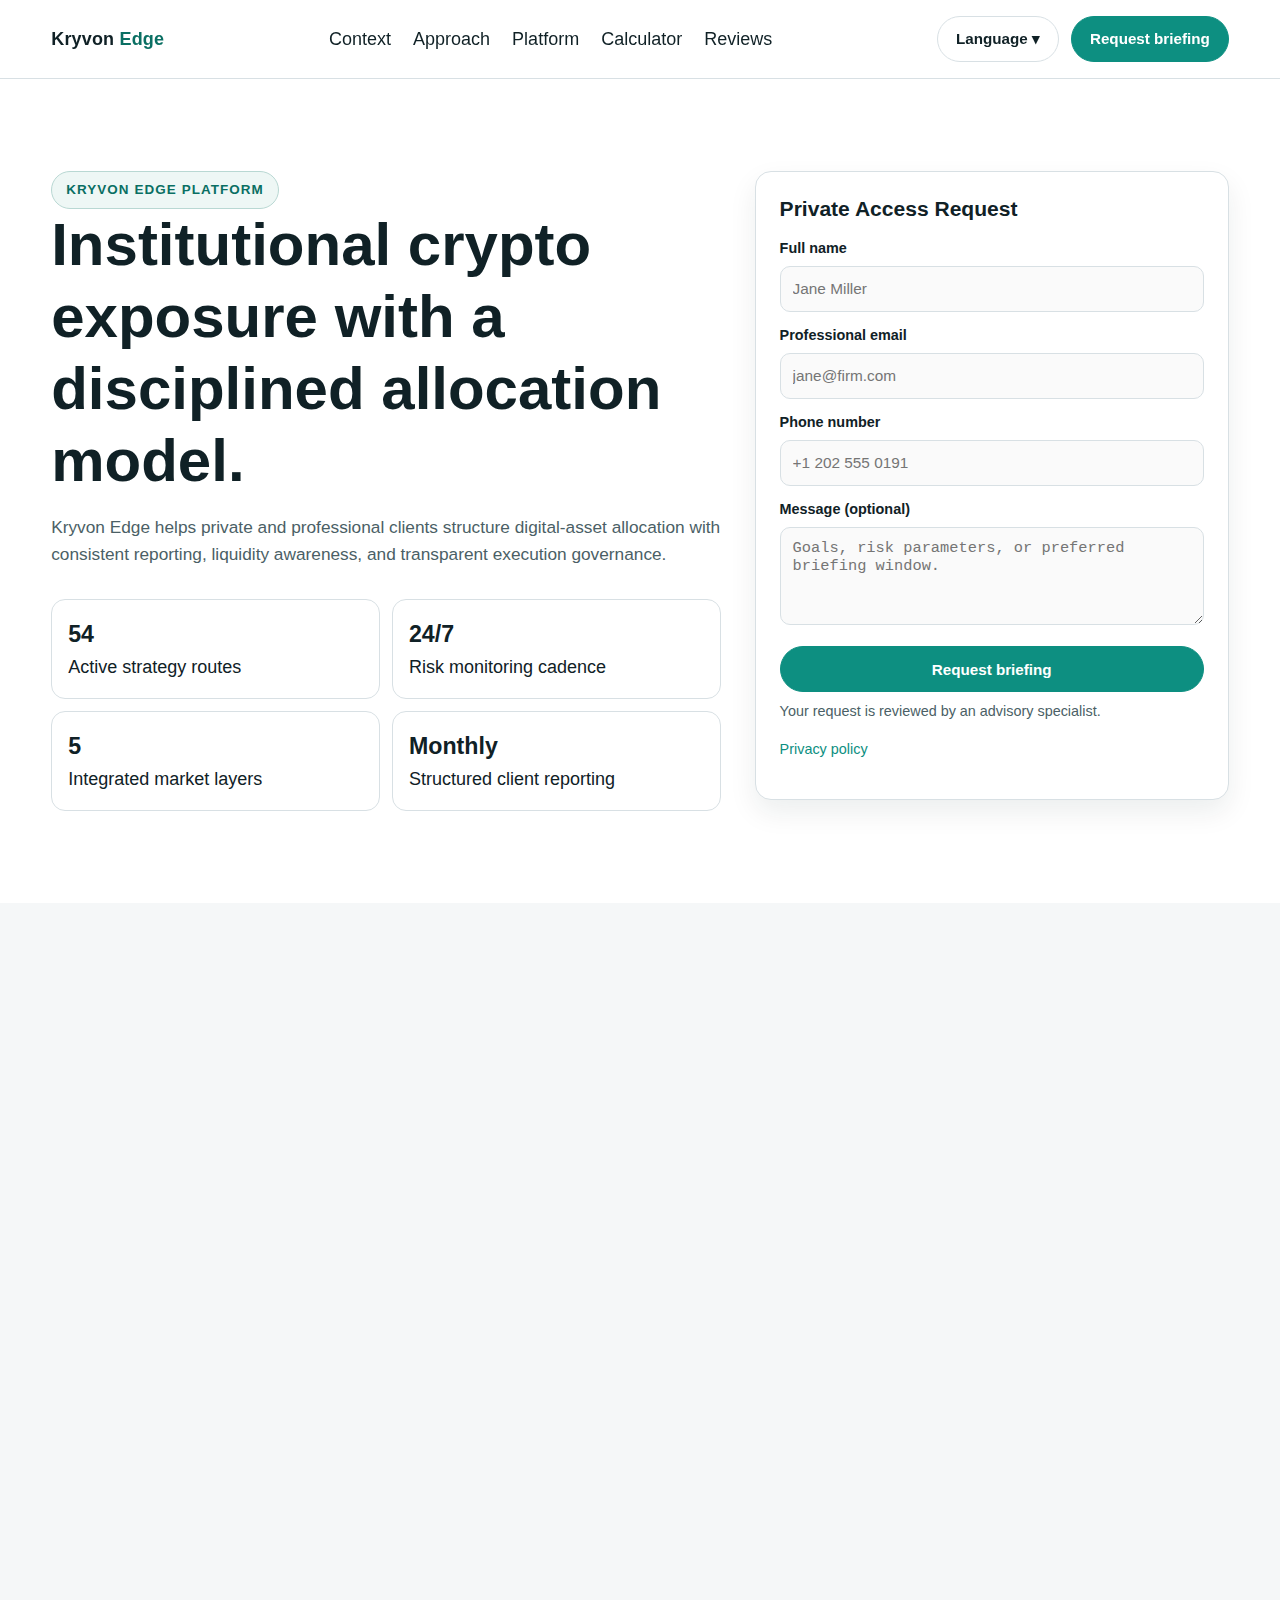
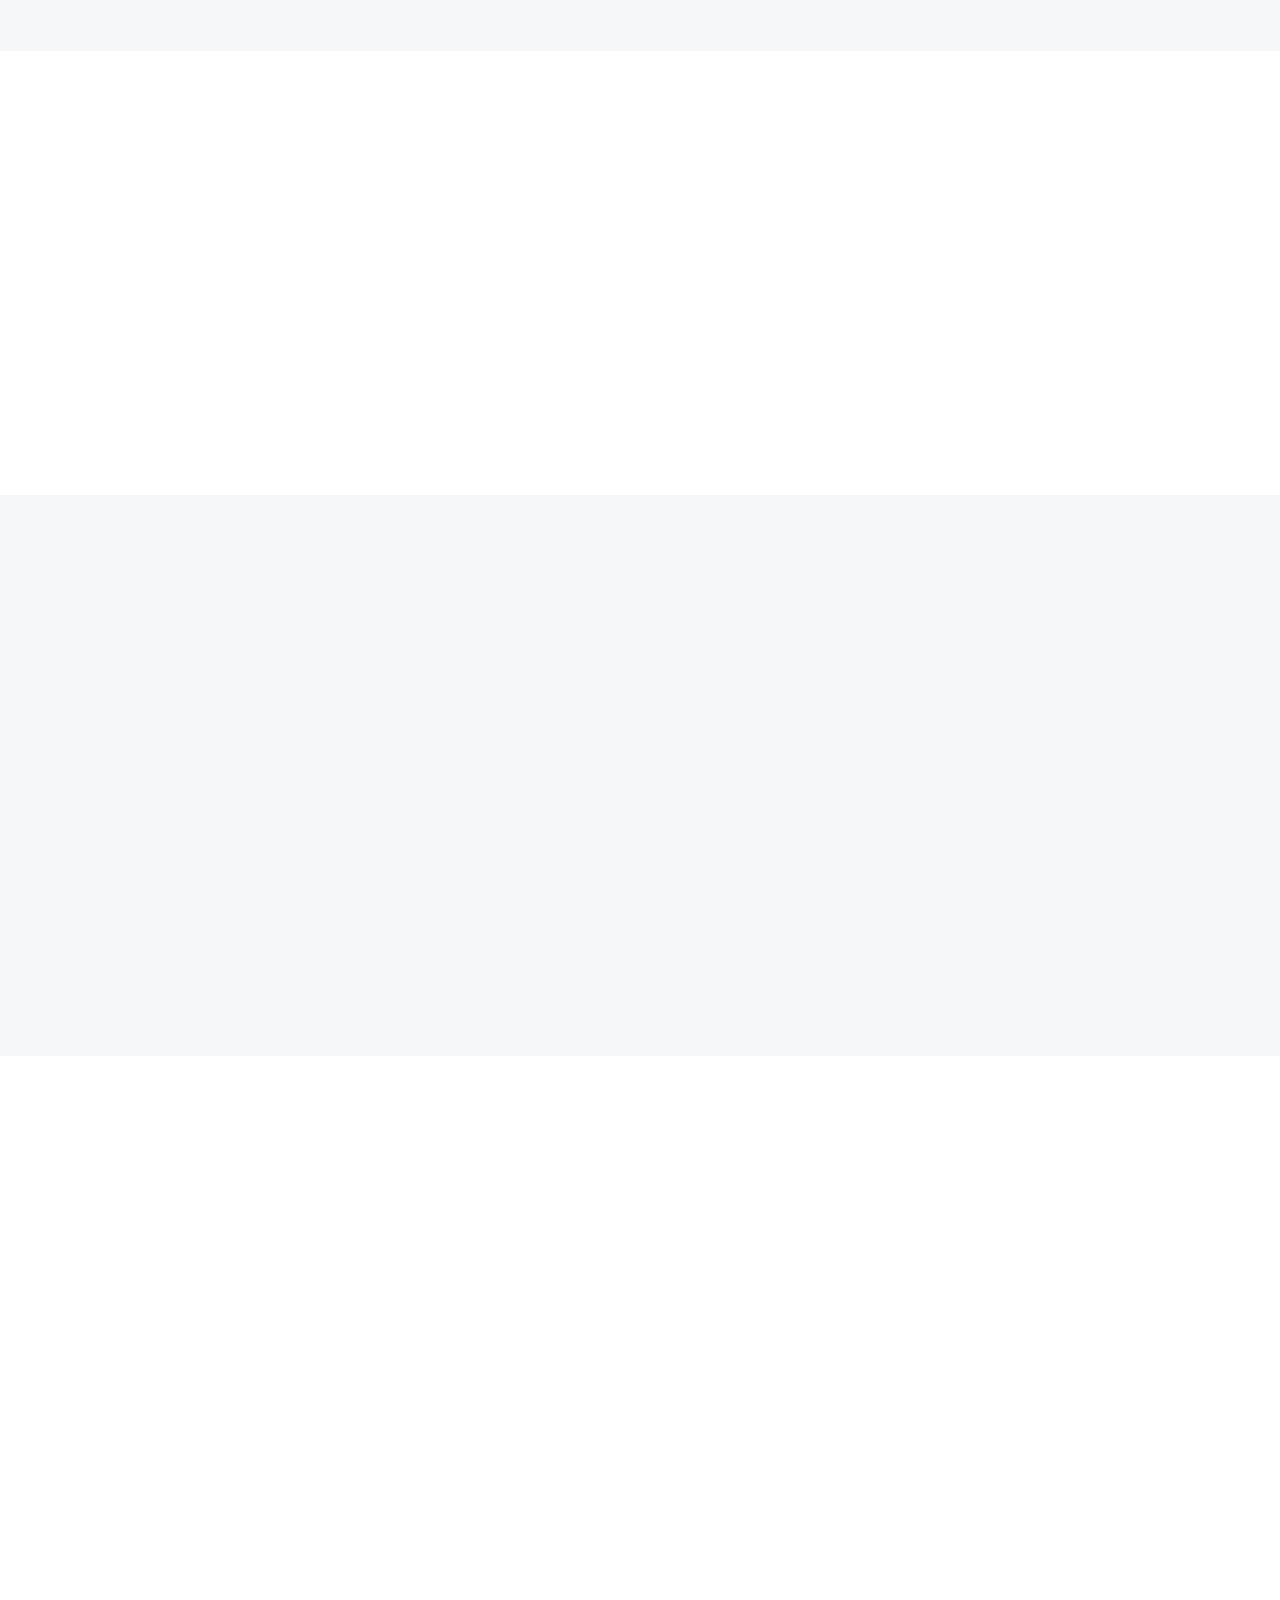
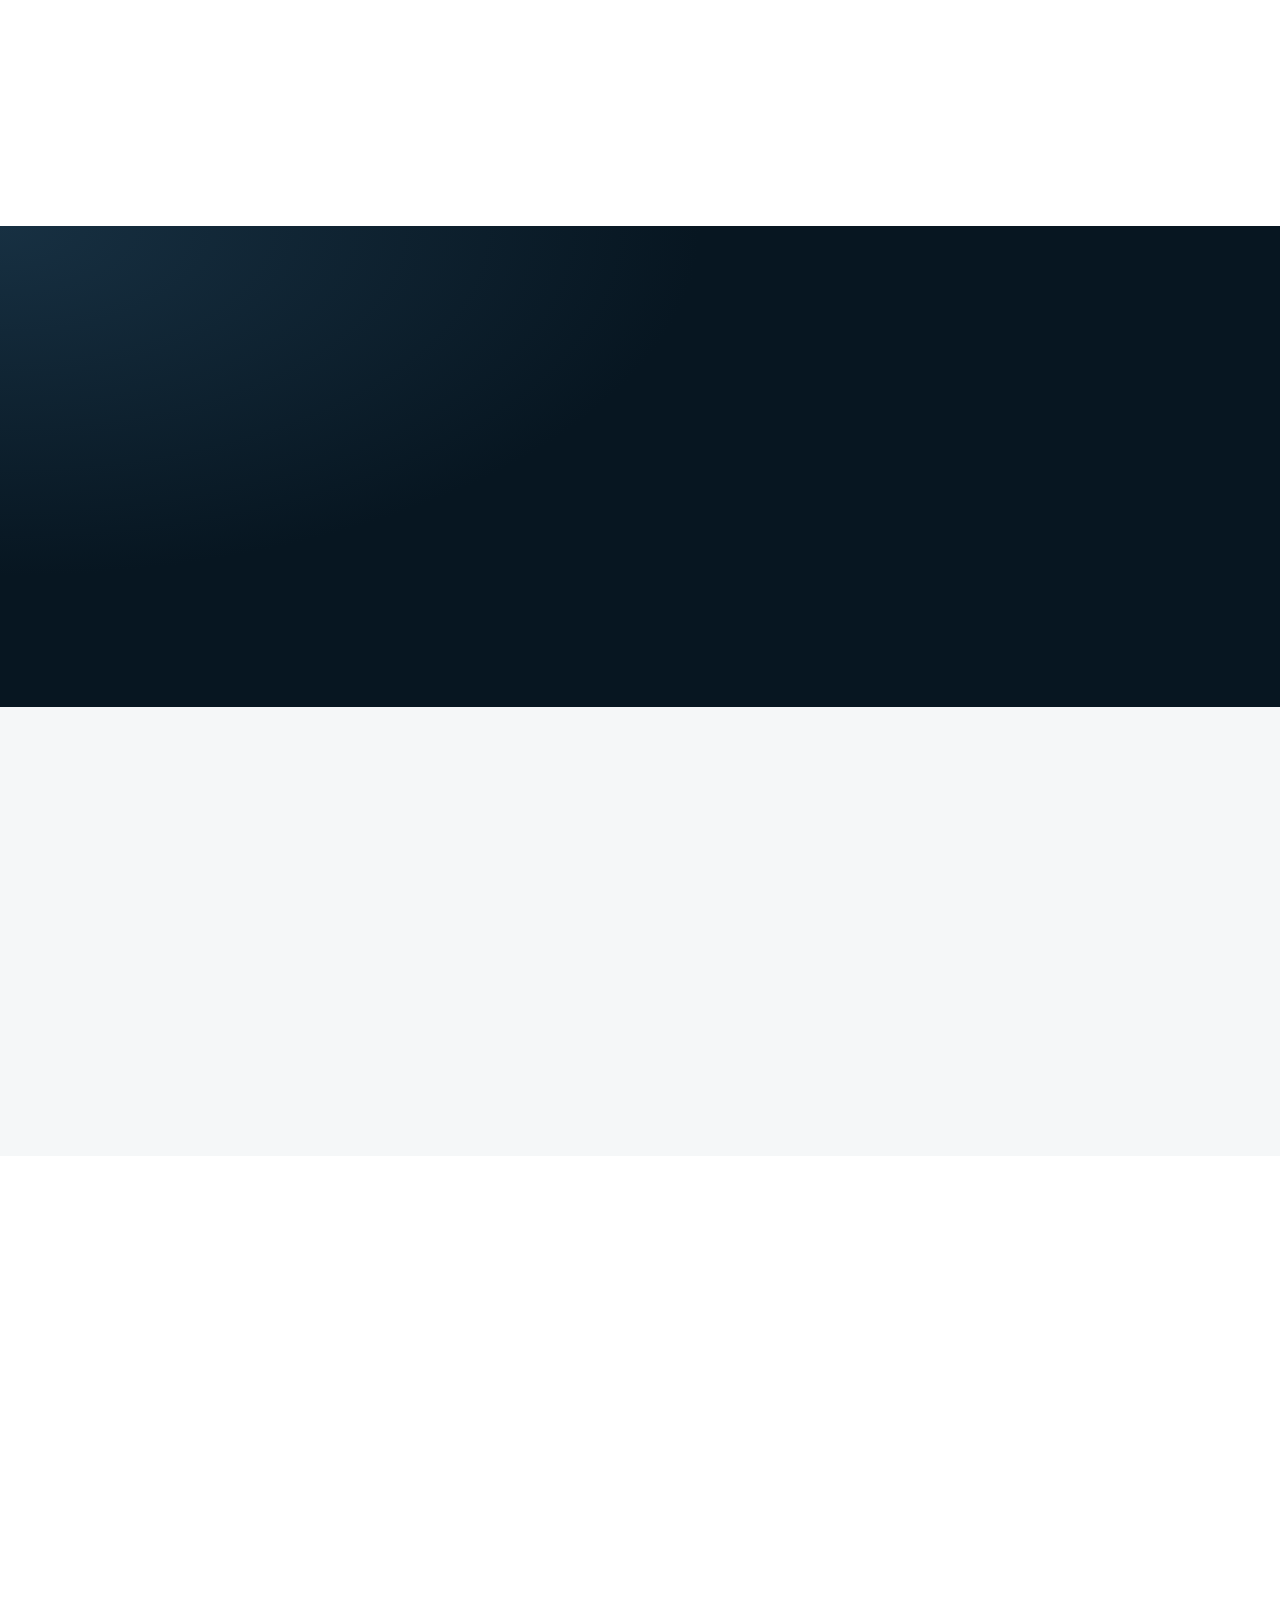
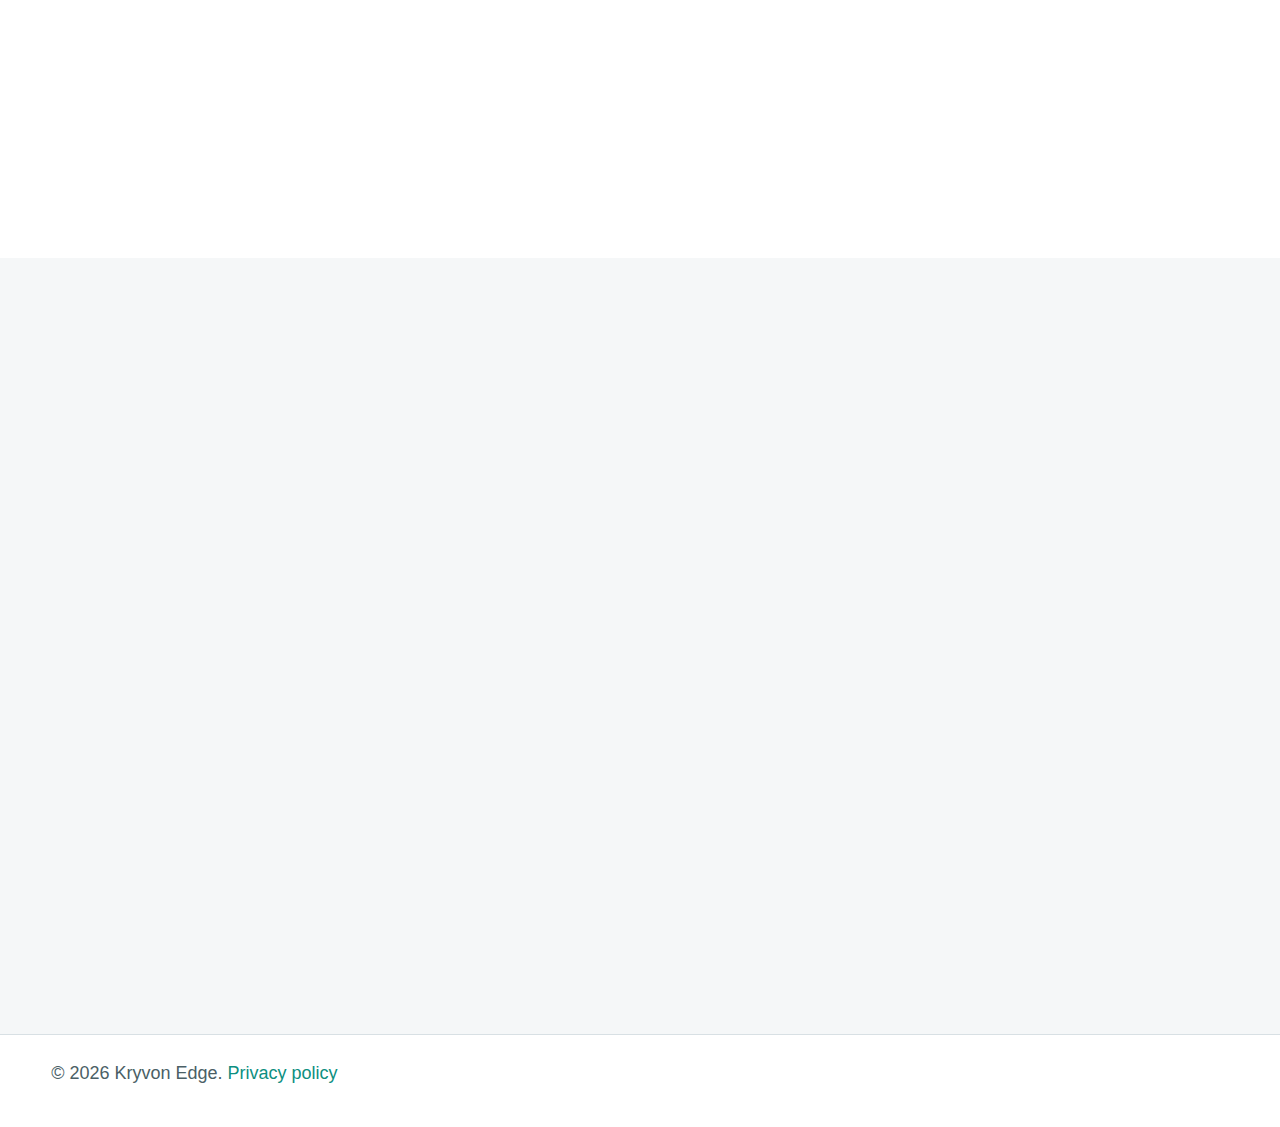
<file: index.html>
<!doctype html>
<html lang="en">
<head>
  <meta charset="UTF-8">
  <meta name="viewport" content="width=device-width, initial-scale=1.0">
  <title>Kryvon Edge | Crypto Investment Platform</title>
  <meta name="description" content="Kryvon Edge is an institutional-style crypto investment platform built around disciplined allocation, execution transparency, and measurable reporting.">
  <link rel="icon" href="./assets/favicon.svg" type="image/svg+xml">
  <link rel="stylesheet" href="./assets/styles.css">
</head>
<body>
<header class="header">
  <div class="container header-row">
    <a href="./index.html" class="brand">Kryvon <span>Edge</span></a>
    <nav class="nav" aria-label="Primary navigation">
      <a href="#context">Context</a><a href="#approach">Approach</a><a href="#platform">Platform</a><a href="#calculator">Calculator</a><a href="#reviews">Reviews</a>
    </nav>
    <div class="header-actions">
      <div class="lang-switch" data-lang-switch>
        <button class="lang-btn" data-lang-btn>Language ▾</button>
        <div class="lang-menu">
          <a href="./index.html">English</a><a href="./de/index.html">Deutsch</a><a href="./fr/index.html">Français</a><a href="./es/index.html">Español</a><a href="./it/index.html">Italiano</a>
        </div>
      </div>
      <a href="#final-cta" class="btn btn-primary">Request briefing</a>
    </div>
    <button class="burger" data-mobile-open aria-label="Open menu">☰</button>
  </div>
</header>

<div class="mobile-panel" data-mobile-panel>
  <div class="mobile-inner container">
    <div style="display:flex;justify-content:space-between;align-items:center;"><strong>Menu</strong><button class="burger" data-mobile-close aria-label="Close menu">✕</button></div>
    <nav class="mobile-nav">
      <a href="#context">Context</a><a href="#approach">Approach</a><a href="#platform">Platform</a><a href="#calculator">Calculator</a><a href="#reviews">Reviews</a>
      <a href="./index.html">English</a><a href="./de/index.html">Deutsch</a><a href="./fr/index.html">Français</a><a href="./es/index.html">Español</a><a href="./it/index.html">Italiano</a>
      <a href="#final-cta" class="btn btn-primary" style="width:100%;margin-top:6px;">Request briefing</a>
    </nav>
  </div>
</div>

<main>
  <section class="section">
    <div class="container hero-grid">
      <div class="reveal">
        <span class="badge">Kryvon Edge Platform</span>
        <h1>Institutional crypto exposure with a disciplined allocation model.</h1>
        <p class="lead">Kryvon Edge helps private and professional clients structure digital-asset allocation with consistent reporting, liquidity awareness, and transparent execution governance.</p>
        <div class="metric-grid">
          <article class="metric-card"><strong>54</strong> Active strategy routes</article>
          <article class="metric-card"><strong>24/7</strong> Risk monitoring cadence</article>
          <article class="metric-card"><strong>5</strong> Integrated market layers</article>
          <article class="metric-card"><strong>Monthly</strong> Structured client reporting</article>
        </div>
      </div>
      <aside class="form-card reveal">
        <h3>Private Access Request</h3>
        <div class="field"><label>Full name</label><input disabled type="text" placeholder="Jane Miller"></div>
        <div class="field"><label>Professional email</label><input disabled type="email" placeholder="jane@firm.com"></div>
        <div class="field"><label>Phone number</label><input disabled type="tel" placeholder="+1 202 555 0191"></div>
        <div class="field"><label>Message (optional)</label><textarea disabled placeholder="Goals, risk parameters, or preferred briefing window."></textarea></div>
        <button class="btn btn-primary" style="width:100%;" disabled>Request briefing</button>
        <p class="helper">Your request is reviewed by an advisory specialist.</p>
        <p class="helper"><a href="#" data-open-privacy>Privacy policy</a></p>
      </aside>
    </div>
  </section>

  <section class="section section-alt" id="calculator">
    <div class="container reveal">
      <p class="section-label">Calculator</p>
      <h2>Illustrative Allocation Projection</h2>
      <div class="calculator-card">
        <div>
          <div class="slider-row"><div class="title"><span>Investment Amount:</span><span data-out-investment>$25,000</span></div><input id="investment" type="range" min="10000" max="250000" step="5000" value="25000"><small>Min $10,000 — Max $250,000</small></div>
          <div class="slider-row"><div class="title"><span>Expected Annual Return:</span><span data-out-annual>12%</span></div><input id="annual" type="range" min="4" max="24" step="1" value="12"><small>Min 4% — Max 24%</small></div>
          <div class="slider-row"><div class="title"><span>Time Horizon:</span><span data-out-years>3 years</span></div><input id="years" type="range" min="1" max="10" step="1" value="3"><small>Min 1 year — Max 10 years</small></div>
          <label class="toggle"><input type="checkbox" checked> Include monthly volatility smoothing assumptions</label>
          <p class="disclaimer">This projection is illustrative only and does not represent guaranteed performance, legal advice, or a solicitation.</p>
        </div>
        <aside class="projection">
          <div class="section-label">Projected value</div>
          <div class="big-number" data-out-total>$35,123</div>
          <p><strong>Estimated profit:</strong> <span data-out-profit>$10,123</span></p>
          <p><strong>Gain:</strong> <span data-out-gain>40.5%</span></p>
          <div class="progress"><span data-progress></span></div>
        </aside>
      </div>
    </div>
  </section>

  <section class="section" id="context">
    <div class="container reveal">
      <p class="section-label">Context</p>
      <h2>Fragmentation is the core challenge in digital assets.</h2>
      <p>Digital asset markets operate across disconnected venues, products, custody rules, and regional liquidity profiles. Without structure, portfolios become a collection of uncoordinated positions rather than a managed allocation strategy.</p>
      <p class="quote">“The largest risk in crypto is rarely a single asset move—it is fragmented exposure without portfolio-level coordination.”</p>
    </div>
  </section>

  <section class="section section-alt" id="approach">
    <div class="container reveal">
      <p class="section-label">Approach</p>
      <h2>Crypto is not a single market.</h2>
      <div class="tiles-5">
        <article class="tile"><div class="icon-circle">1</div><h3>On-chain</h3><p>Flow mapping, network activity context, and protocol-level monitoring.</p></article>
        <article class="tile"><div class="icon-circle">2</div><h3>Derivatives</h3><p>Funding dislocations, basis structure, and options skew observations.</p></article>
        <article class="tile"><div class="icon-circle">3</div><h3>Liquidity</h3><p>Depth surveillance, slippage controls, and venue concentration checks.</p></article>
        <article class="tile"><div class="icon-circle">4</div><h3>Macro</h3><p>Rates, dollar direction, and policy pressure integrated into positioning.</p></article>
        <article class="tile"><div class="icon-circle">5</div><h3>Execution</h3><p>Timestamped rationale, risk band mapping, and exposure classification.</p></article>
      </div>
    </div>
  </section>

  <section class="section" id="platform">
    <div class="container reveal">
      <p class="section-label">Platform</p>
      <h2>What You Actually Receive as a Kryvon Edge Client</h2>
      <p class="lead">Our model is designed around practical deliverables: explicit allocation limits, transparent execution evidence, and repeatable oversight procedures.</p>
      <div class="platform-grid">
        <div class="delivery-list">
          <article><h3>1) Allocation Framework</h3><p>Defined risk bands with capital limits and drawdown thresholds to keep exposure aligned with mandate constraints.</p></article>
          <article><h3>2) Execution Transparency</h3><p>Every decision includes rationale, timestamp, and exposure classification so position changes remain fully auditable.</p></article>
          <article><h3>3) Portfolio Oversight</h3><p>Scheduled rebalancing, liquidity checks, and macro overlay integration to sustain structure through regime shifts.</p></article>
        </div>
        <aside class="snapshot">
          <h3>Client Reporting Snapshot</h3>
          <ul>
            <li>Monthly allocation summary</li>
            <li>Risk exposure breakdown</li>
            <li>Performance vs benchmark</li>
            <li>Position-level overview</li>
            <li>Execution archive access</li>
          </ul>
          <p class="helper">All figures illustrative.</p>
        </aside>
      </div>
    </div>
  </section>

  <section class="section dark">
    <div class="container reveal">
      <p class="section-label">Data</p>
      <h2>Measured infrastructure, not promotional noise.</h2>
      <div class="data-grid">
        <article class="data-card"><div class="data-value" data-count="18" data-prefix="+">+0</div><p>Integrated liquidity venues</p></article>
        <article class="data-card"><div class="data-value" data-count="97" data-suffix="%">0%</div><p>Orders executed within tolerance bands</p></article>
        <article class="data-card"><div class="data-value" data-count="42" data-prefix="$" data-suffix="M">$0M</div><p>Illustrative capital observed in scenarios</p></article>
        <article class="data-card"><div class="data-value" data-count="120" data-suffix="+">0+</div><p>Monthly reporting modules delivered</p></article>
      </div>
    </div>
  </section>

  <section class="section section-alt">
    <div class="container reveal">
      <p class="section-label">From analysis to action</p>
      <h2>From analysis to action</h2>
      <div class="steps">
        <article class="step"><h3>Identify</h3><p>Define objective, mandate boundaries, and liquidity constraints.</p></article>
        <article class="step"><h3>Structure</h3><p>Build allocation plan with explicit risk bands and execution paths.</p></article>
        <article class="step"><h3>Allocate</h3><p>Deploy and monitor exposure with documented oversight cycles.</p></article>
      </div>
    </div>
  </section>

  <section class="section" id="reviews">
    <div class="container reveal">
      <p class="section-label">Reviews</p>
      <h2>Client feedback from ongoing mandates</h2>
      <div class="reviews">
        <article class="review"><div class="avatar">AL</div><h3>Amelia Lenz</h3><p class="meta">CIO • Zurich</p><span class="verified">Verified</span><p>Client since 2021</p><p>“Clear risk communication and complete execution notes gave our committee confidence in each allocation change.”</p></article>
        <article class="review"><div class="avatar">JR</div><h3>Javier Ruiz</h3><p class="meta">Family Office Director • Madrid</p><span class="verified">Verified</span><p>Client since 2022</p><p>“Reporting quality is unusually strong. We can review exposures quickly without chasing fragmented data.”</p></article>
        <article class="review"><div class="avatar">MF</div><h3>Marie Fournier</h3><p class="meta">Portfolio Manager • Paris</p><span class="verified">Verified</span><p>Client since 2020</p><p>“Their process stayed structured through volatile periods. The oversight model is practical and disciplined.”</p></article>
      </div>
      <p class="helper">How reviews are collected: testimonials are gathered from clients with active mandates and published with consent.</p>
    </div>
  </section>

  <section class="section section-alt" id="final-cta">
    <div class="container hero-grid">
      <div class="reveal"><p class="section-label">Next step</p><h2>Request a private allocation briefing.</h2><p>Share your target exposure and oversight requirements. A Kryvon Edge specialist will return with a structured onboarding outline.</p></div>
      <aside class="form-card reveal">
        <h3>Private Access Request</h3>
        <div class="field"><label>Full name</label><input disabled type="text"></div>
        <div class="field"><label>Professional email</label><input disabled type="email"></div>
        <div class="field"><label>Phone number</label><input disabled type="tel"></div>
        <div class="field"><label>Message (optional)</label><textarea disabled></textarea></div>
        <button class="btn btn-primary" style="width:100%;" disabled>Request briefing</button>
        <p class="helper"><a href="#" data-open-privacy>Privacy policy</a></p>
      </aside>
    </div>
  </section>
</main>

<footer class="footer">
  <div class="container">© 2026 Kryvon Edge. <a href="#" data-open-privacy>Privacy policy</a></div>
</footer>

<div class="modal" data-modal>
  <div class="modal-content">
    <button class="close-x" data-close-privacy aria-label="Close">✕</button>
    <h2>Privacy Policy</h2>
    <h3>1. Legal structure</h3><p>Kryvon Edge operates as a research and allocation coordination platform for illustrative onboarding requests and client communication.</p>
    <h3>2. Information collected</h3><p>We may collect identification data, professional contact details, communication records, and technical metadata required to answer inquiries.</p>
    <h3>3. Usage of information</h3><p>Data is used to evaluate requests, prepare briefings, improve service quality, and maintain compliance documentation.</p>
    <h3>4. Data retention</h3><p>Request data is retained only as long as needed for service delivery, legal obligations, and audit requirements.</p>
    <h3>5. Your rights</h3><p>You may request access, correction, restriction, deletion, and portability of personal data where applicable by law.</p>
    <h3>6. Security</h3><p>We apply organizational controls, role-based permissions, and secure transfer protocols to reduce unauthorized access risk.</p>
    <h3>7. International transfers</h3><p>When data is processed across regions, we apply contractual and technical safeguards consistent with applicable privacy frameworks.</p>
    <h3>8. Contact</h3><p>Email: privacy@kryvonedge.com for privacy-related inquiries.</p>
    <h3>9. Updates</h3><p>This policy may be updated periodically to reflect operational, legal, or regulatory changes.</p>
    <button class="btn" data-close-privacy>Close</button>
  </div>
</div>

<script src="./assets/main.js"></script>
</body>
</html>
</file>
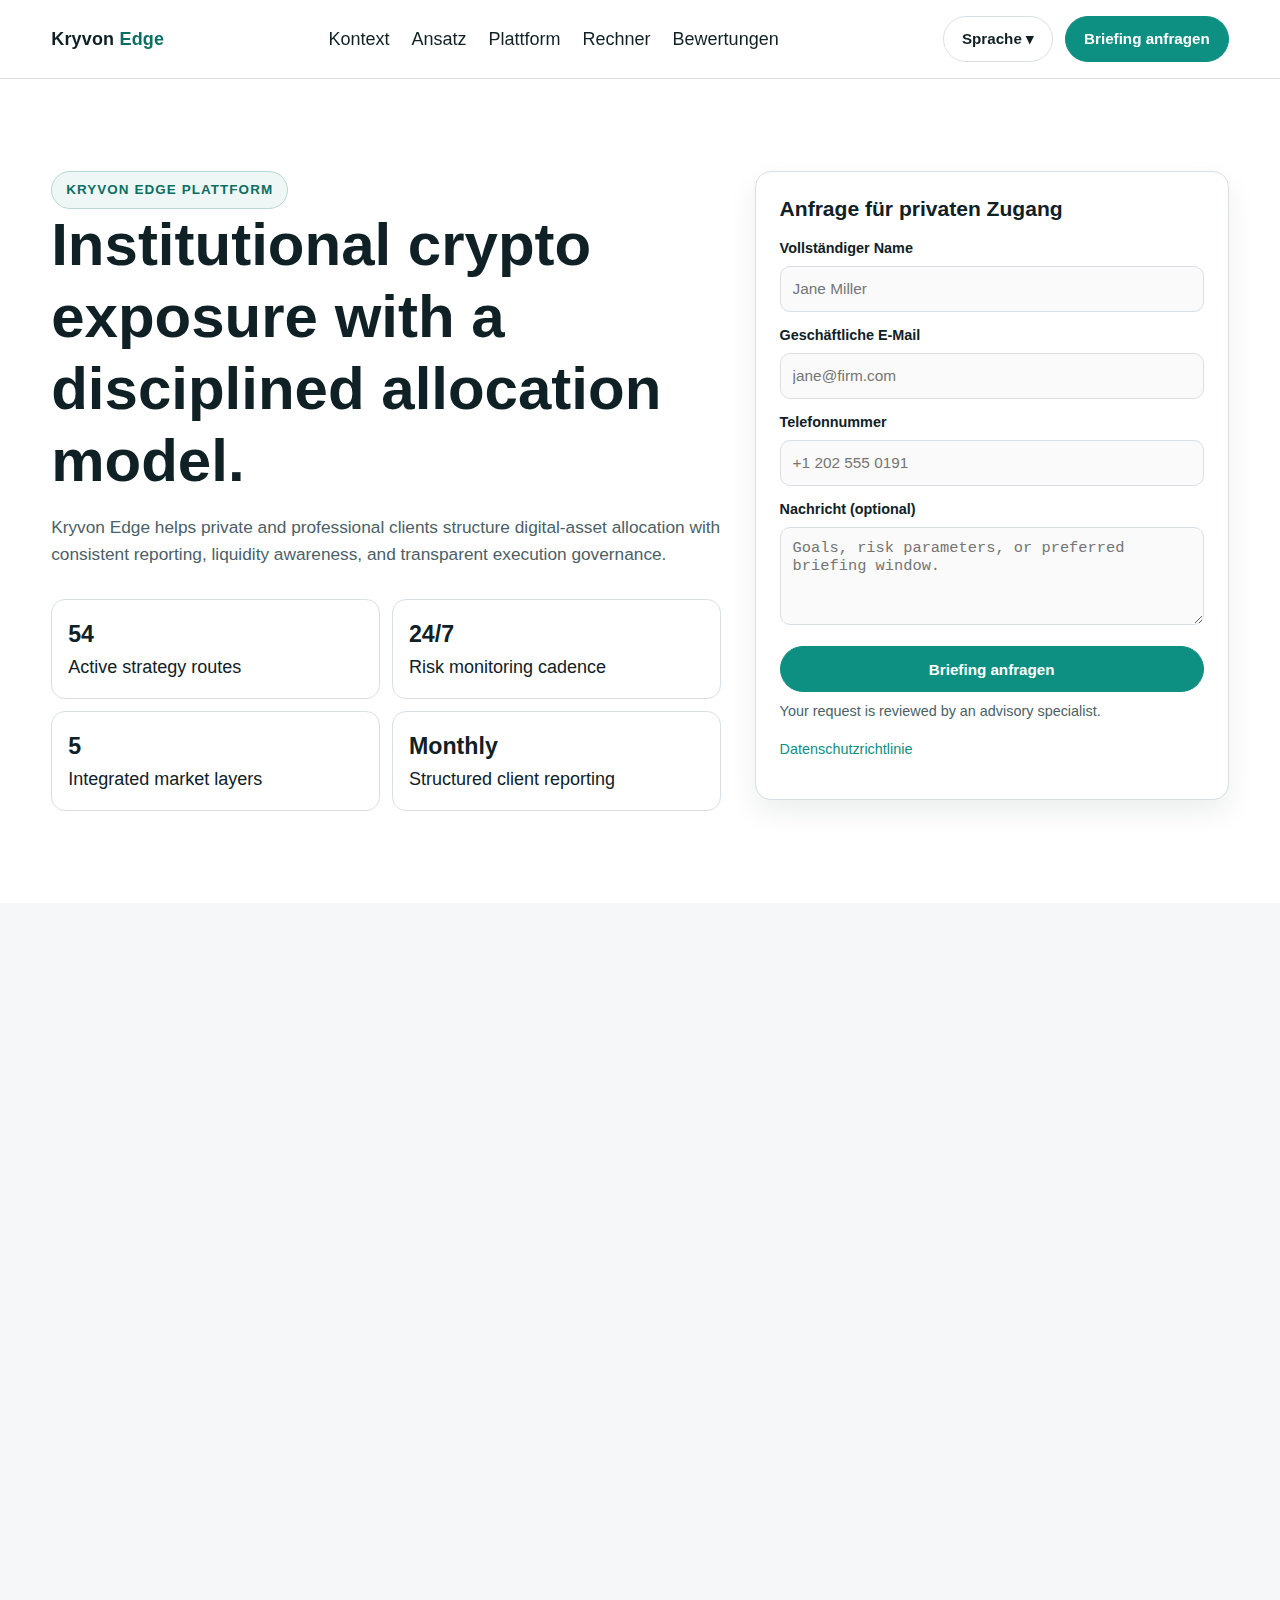
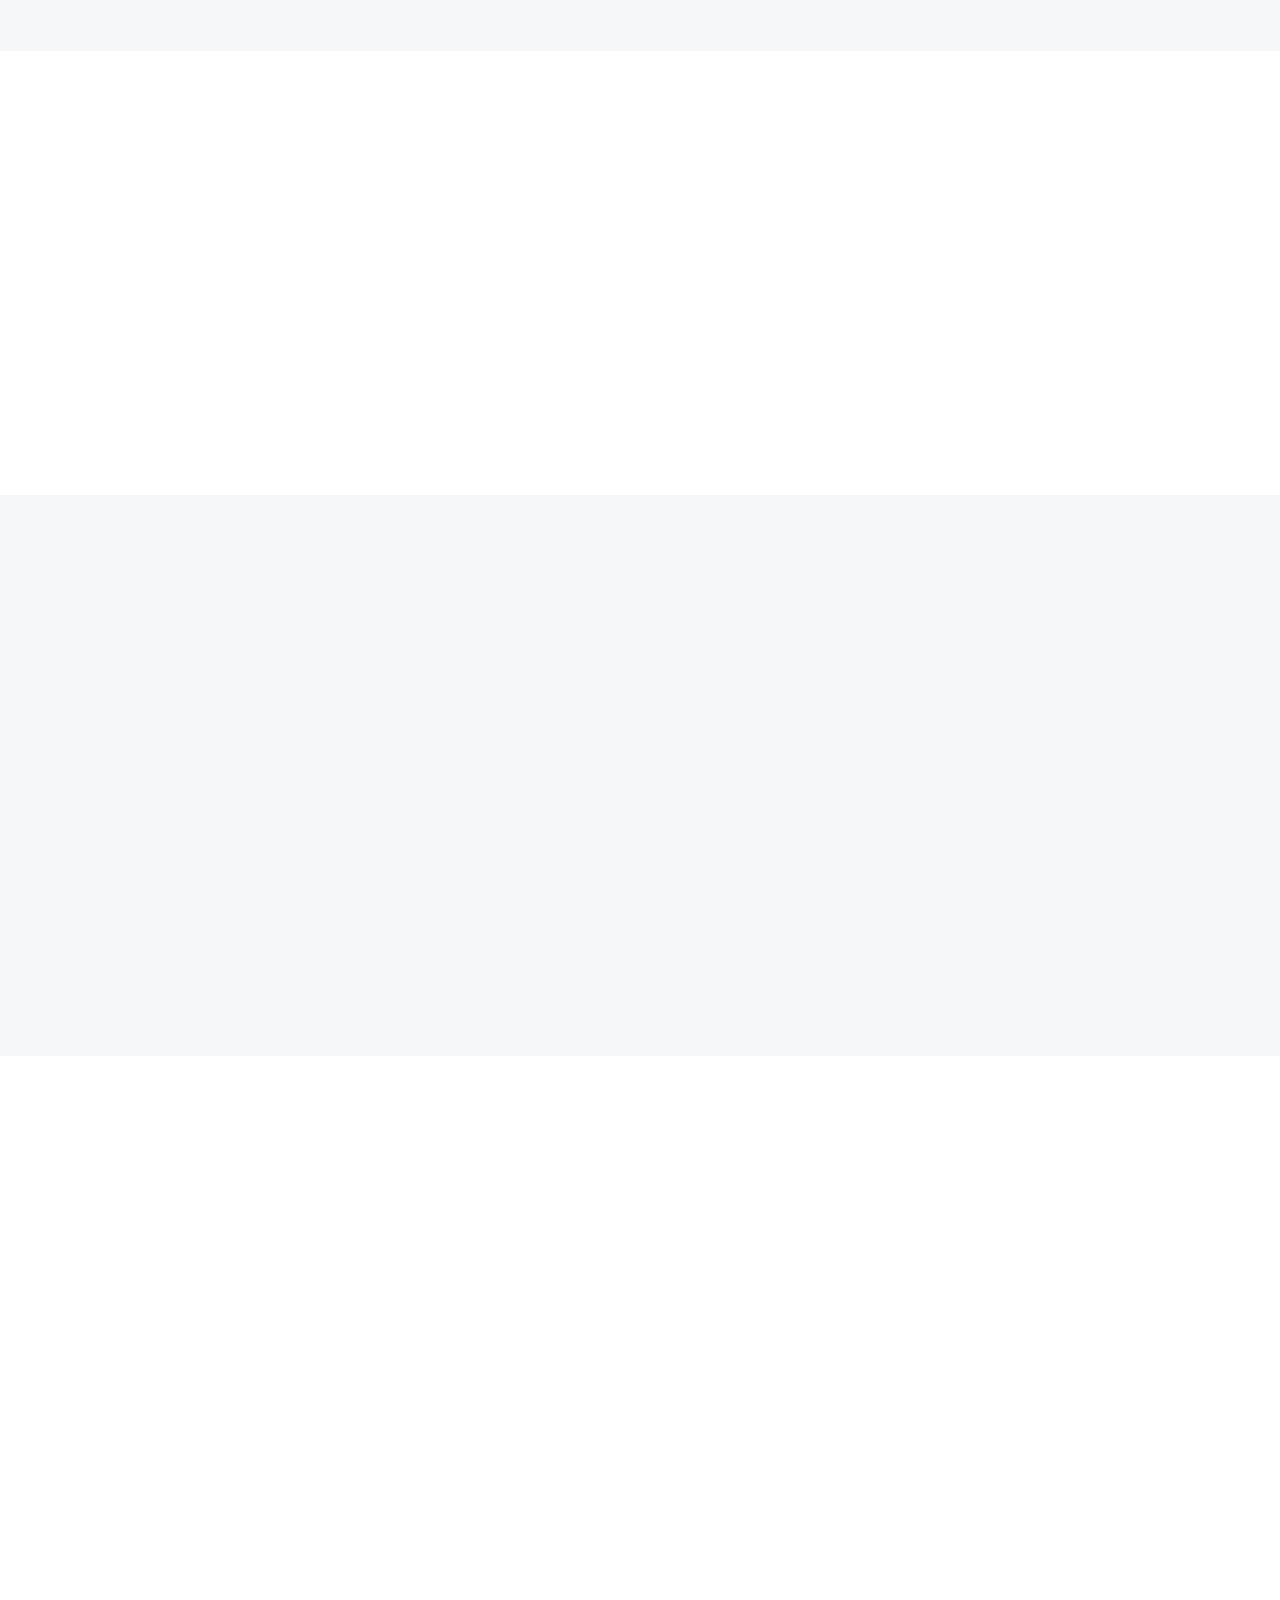
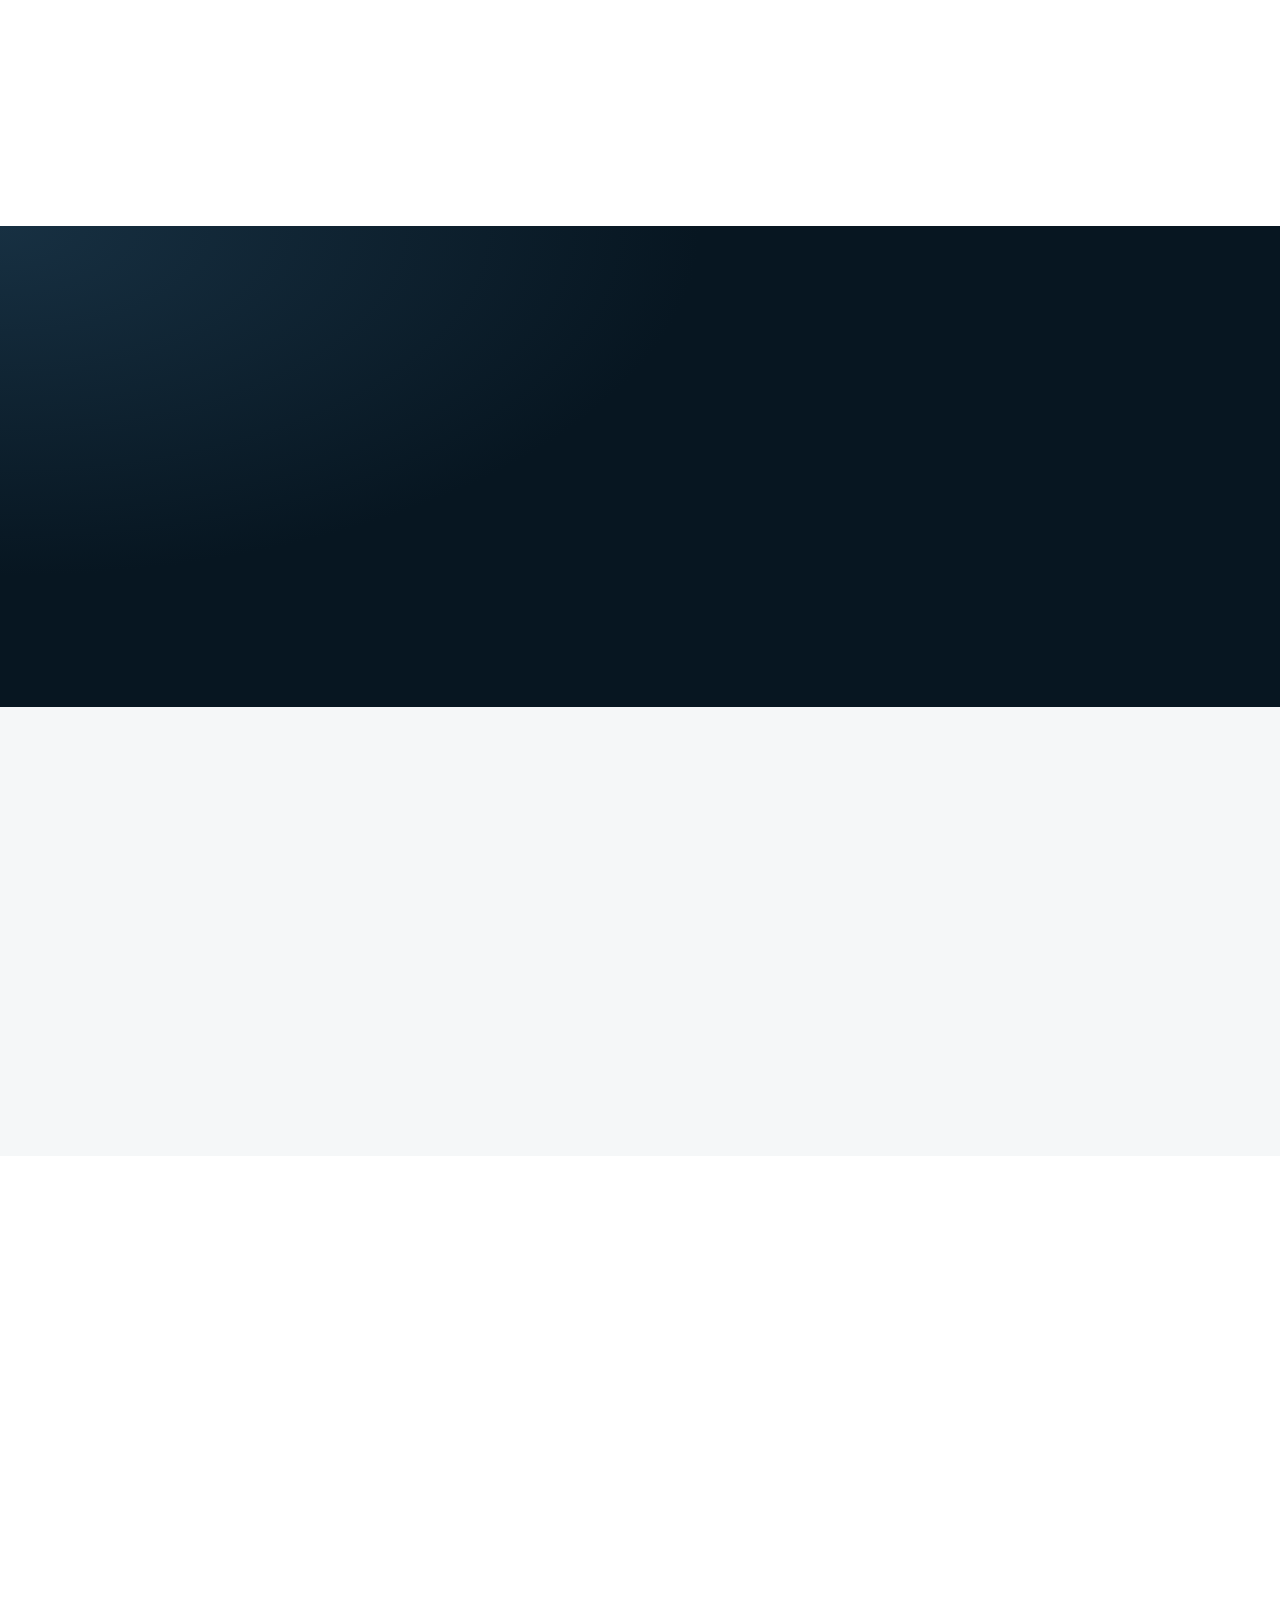
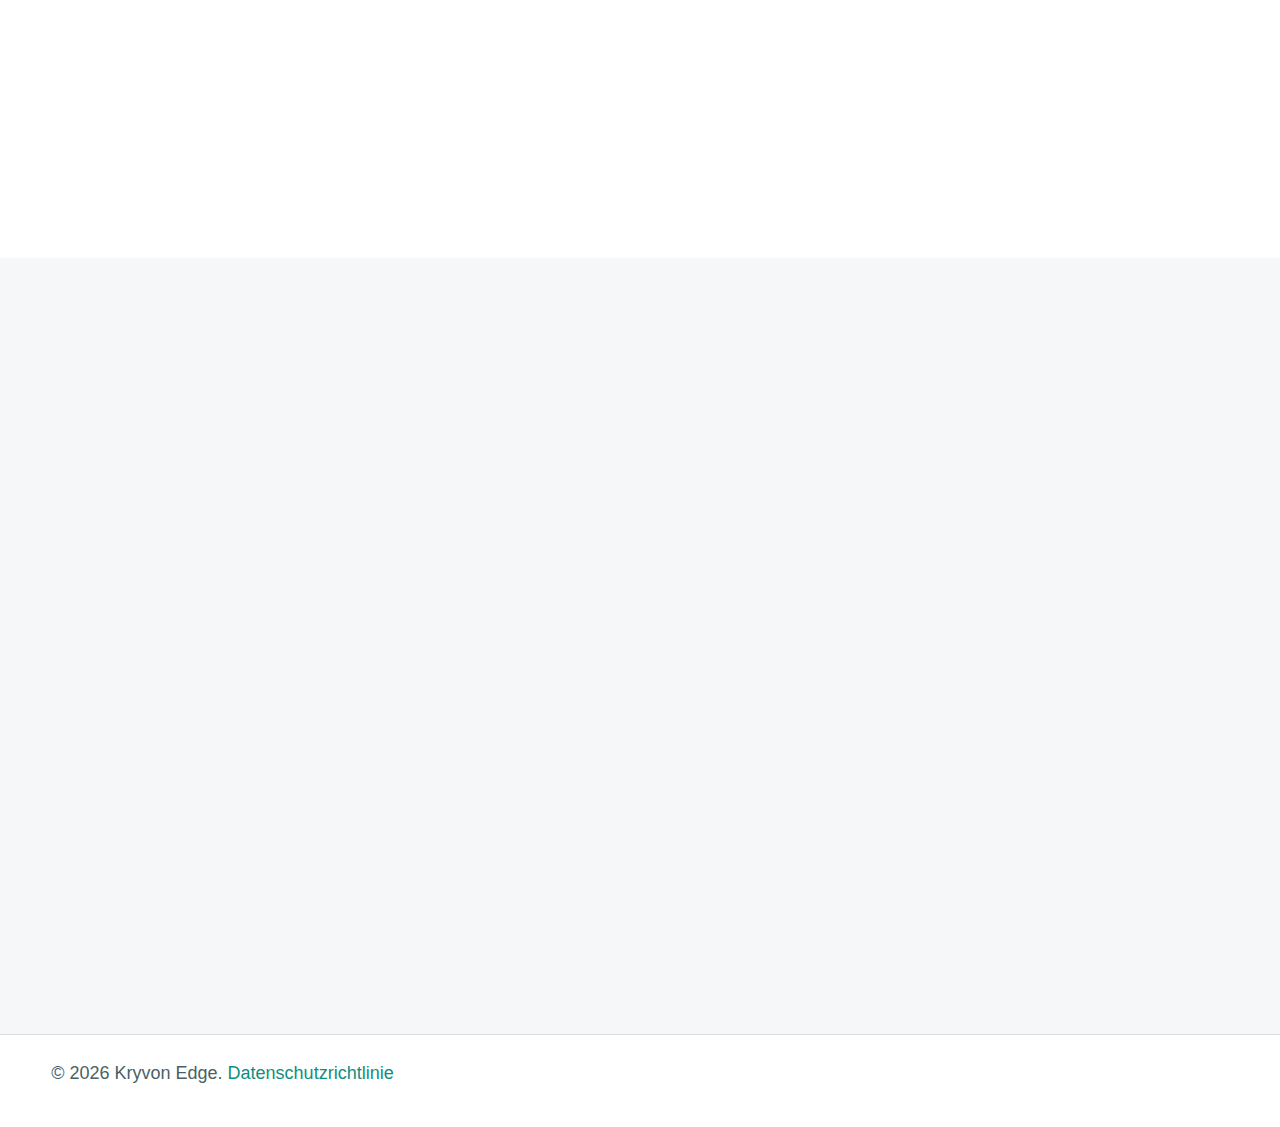
<file: de/index.html>
<!doctype html>
<html lang="de">
<head>
  <meta charset="UTF-8">
  <meta name="viewport" content="width=device-width, initial-scale=1.0">
  <title>Kryvon Edge | Krypto-Investmentplattform</title>
  <meta name="description" content="Kryvon Edge is an institutional-style crypto investment platform built around disciplined allocation, execution transparency, and measurable reporting.">
  <link rel="icon" href="../assets/favicon.svg" type="image/svg+xml">
  <link rel="stylesheet" href="../assets/styles.css">
</head>
<body>
<header class="header">
  <div class="container header-row">
    <a href="../index.html" class="brand">Kryvon <span>Edge</span></a>
    <nav class="nav" aria-label="Primary navigation">
      <a href="#context">Kontext</a><a href="#approach">Ansatz</a><a href="#platform">Plattform</a><a href="#calculator">Rechner</a><a href="#reviews">Bewertungen</a>
    </nav>
    <div class="header-actions">
      <div class="lang-switch" data-lang-switch>
        <button class="lang-btn" data-lang-btn>Sprache ▾</button>
        <div class="lang-menu">
          <a href="../index.html">English</a><a href="../de/index.html">Deutsch</a><a href="../fr/index.html">Français</a><a href="../es/index.html">Español</a><a href="../it/index.html">Italiano</a>
        </div>
      </div>
      <a href="#final-cta" class="btn btn-primary">Briefing anfragen</a>
    </div>
    <button class="burger" data-mobile-open aria-label="Open menu">☰</button>
  </div>
</header>

<div class="mobile-panel" data-mobile-panel>
  <div class="mobile-inner container">
    <div style="display:flex;justify-content:space-between;align-items:center;"><strong>Menü</strong><button class="burger" data-mobile-close aria-label="Schließen menu">✕</button></div>
    <nav class="mobile-nav">
      <a href="#context">Kontext</a><a href="#approach">Ansatz</a><a href="#platform">Plattform</a><a href="#calculator">Rechner</a><a href="#reviews">Bewertungen</a>
      <a href="../index.html">English</a><a href="../de/index.html">Deutsch</a><a href="../fr/index.html">Français</a><a href="../es/index.html">Español</a><a href="../it/index.html">Italiano</a>
      <a href="#final-cta" class="btn btn-primary" style="width:100%;margin-top:6px;">Briefing anfragen</a>
    </nav>
  </div>
</div>

<main>
  <section class="section">
    <div class="container hero-grid">
      <div class="reveal">
        <span class="badge">Kryvon Edge Plattform</span>
        <h1>Institutional crypto exposure with a disciplined allocation model.</h1>
        <p class="lead">Kryvon Edge helps private and professional clients structure digital-asset allocation with consistent reporting, liquidity awareness, and transparent execution governance.</p>
        <div class="metric-grid">
          <article class="metric-card"><strong>54</strong> Active strategy routes</article>
          <article class="metric-card"><strong>24/7</strong> Risk monitoring cadence</article>
          <article class="metric-card"><strong>5</strong> Integrated market layers</article>
          <article class="metric-card"><strong>Monthly</strong> Structured client reporting</article>
        </div>
      </div>
      <aside class="form-card reveal">
        <h3>Anfrage für privaten Zugang</h3>
        <div class="field"><label>Vollständiger Name</label><input disabled type="text" placeholder="Jane Miller"></div>
        <div class="field"><label>Geschäftliche E-Mail</label><input disabled type="email" placeholder="jane@firm.com"></div>
        <div class="field"><label>Telefonnummer</label><input disabled type="tel" placeholder="+1 202 555 0191"></div>
        <div class="field"><label>Nachricht (optional)</label><textarea disabled placeholder="Goals, risk parameters, or preferred briefing window."></textarea></div>
        <button class="btn btn-primary" style="width:100%;" disabled>Briefing anfragen</button>
        <p class="helper">Your request is reviewed by an advisory specialist.</p>
        <p class="helper"><a href="#" data-open-privacy>Datenschutzrichtlinie</a></p>
      </aside>
    </div>
  </section>

  <section class="section section-alt" id="calculator">
    <div class="container reveal">
      <p class="section-label">Rechner</p>
      <h2>Illustrative Allokationsprojektion</h2>
      <div class="calculator-card">
        <div>
          <div class="slider-row"><div class="title"><span>Investitionsbetrag:</span><span data-out-investment>$25,000</span></div><input id="investment" type="range" min="10000" max="250000" step="5000" value="25000"><small>Min $10,000 — Max $250,000</small></div>
          <div class="slider-row"><div class="title"><span>Erwartete Jahresrendite:</span><span data-out-annual>12%</span></div><input id="annual" type="range" min="4" max="24" step="1" value="12"><small>Min 4% — Max 24%</small></div>
          <div class="slider-row"><div class="title"><span>Zeithorizont:</span><span data-out-years>3 years</span></div><input id="years" type="range" min="1" max="10" step="1" value="3"><small>Min 1 year — Max 10 years</small></div>
          <label class="toggle"><input type="checkbox" checked> Include monthly volatility smoothing assumptions</label>
          <p class="disclaimer">This projection is illustrative only and does not represent guaranteed performance, legal advice, or a solicitation.</p>
        </div>
        <aside class="projection">
          <div class="section-label">Prognostizierter Wert</div>
          <div class="big-number" data-out-total>$35,123</div>
          <p><strong>Geschätzter Gewinn:</strong> <span data-out-profit>$10,123</span></p>
          <p><strong>Rendite:</strong> <span data-out-gain>40.5%</span></p>
          <div class="progress"><span data-progress></span></div>
        </aside>
      </div>
    </div>
  </section>

  <section class="section" id="context">
    <div class="container reveal">
      <p class="section-label">Kontext</p>
      <h2>Fragmentation is the core challenge in digital assets.</h2>
      <p>Digital asset markets operate across disconnected venues, products, custody rules, and regional liquidity profiles. Without structure, portfolios become a collection of uncoordinated positions rather than a managed allocation strategy.</p>
      <p class="quote">“The largest risk in crypto is rarely a single asset move—it is fragmented exposure without portfolio-level coordination.”</p>
    </div>
  </section>

  <section class="section section-alt" id="approach">
    <div class="container reveal">
      <p class="section-label">Ansatz</p>
      <h2>Crypto is not a single market.</h2>
      <div class="tiles-5">
        <article class="tile"><div class="icon-circle">1</div><h3>On-chain</h3><p>Flow mapping, network activity context, and protocol-level monitoring.</p></article>
        <article class="tile"><div class="icon-circle">2</div><h3>Derivatives</h3><p>Funding dislocations, basis structure, and options skew observations.</p></article>
        <article class="tile"><div class="icon-circle">3</div><h3>Liquidity</h3><p>Depth surveillance, slippage controls, and venue concentration checks.</p></article>
        <article class="tile"><div class="icon-circle">4</div><h3>Macro</h3><p>Rates, dollar direction, and policy pressure integrated into positioning.</p></article>
        <article class="tile"><div class="icon-circle">5</div><h3>Execution</h3><p>Timestamped rationale, risk band mapping, and exposure classification.</p></article>
      </div>
    </div>
  </section>

  <section class="section" id="platform">
    <div class="container reveal">
      <p class="section-label">Plattform</p>
      <h2>What You Actually Receive as a Kryvon Edge Client</h2>
      <p class="lead">Our model is designed around practical deliverables: explicit allocation limits, transparent execution evidence, and repeatable oversight procedures.</p>
      <div class="platform-grid">
        <div class="delivery-list">
          <article><h3>1) Allocation Framework</h3><p>Defined risk bands with capital limits and drawdown thresholds to keep exposure aligned with mandate constraints.</p></article>
          <article><h3>2) Execution Transparency</h3><p>Every decision includes rationale, timestamp, and exposure classification so position changes remain fully auditable.</p></article>
          <article><h3>3) Portfolio Oversight</h3><p>Scheduled rebalancing, liquidity checks, and macro overlay integration to sustain structure through regime shifts.</p></article>
        </div>
        <aside class="snapshot">
          <h3>Client Reporting Snapshot</h3>
          <ul>
            <li>Monthly allocation summary</li>
            <li>Risk exposure breakdown</li>
            <li>Performance vs benchmark</li>
            <li>Position-level overview</li>
            <li>Execution archive access</li>
          </ul>
          <p class="helper">All figures illustrative.</p>
        </aside>
      </div>
    </div>
  </section>

  <section class="section dark">
    <div class="container reveal">
      <p class="section-label">Data</p>
      <h2>Measured infrastructure, not promotional noise.</h2>
      <div class="data-grid">
        <article class="data-card"><div class="data-value" data-count="18" data-prefix="+">+0</div><p>Integrated liquidity venues</p></article>
        <article class="data-card"><div class="data-value" data-count="97" data-suffix="%">0%</div><p>Orders executed within tolerance bands</p></article>
        <article class="data-card"><div class="data-value" data-count="42" data-prefix="$" data-suffix="M">$0M</div><p>Illustrative capital observed in scenarios</p></article>
        <article class="data-card"><div class="data-value" data-count="120" data-suffix="+">0+</div><p>Monthly reporting modules delivered</p></article>
      </div>
    </div>
  </section>

  <section class="section section-alt">
    <div class="container reveal">
      <p class="section-label">Von Analyse zu Umsetzung</p>
      <h2>Von Analyse zu Umsetzung</h2>
      <div class="steps">
        <article class="step"><h3>Identify</h3><p>Define objective, mandate boundaries, and liquidity constraints.</p></article>
        <article class="step"><h3>Structure</h3><p>Build allocation plan with explicit risk bands and execution paths.</p></article>
        <article class="step"><h3>Allocate</h3><p>Deploy and monitor exposure with documented oversight cycles.</p></article>
      </div>
    </div>
  </section>

  <section class="section" id="reviews">
    <div class="container reveal">
      <p class="section-label">Bewertungen</p>
      <h2>Client feedback from ongoing mandates</h2>
      <div class="reviews">
        <article class="review"><div class="avatar">AL</div><h3>Amelia Lenz</h3><p class="meta">CIO • Zurich</p><span class="verified">Verified</span><p>Client since 2021</p><p>“Clear risk communication and complete execution notes gave our committee confidence in each allocation change.”</p></article>
        <article class="review"><div class="avatar">JR</div><h3>Javier Ruiz</h3><p class="meta">Family Office Director • Madrid</p><span class="verified">Verified</span><p>Client since 2022</p><p>“Reporting quality is unusually strong. We can review exposures quickly without chasing fragmented data.”</p></article>
        <article class="review"><div class="avatar">MF</div><h3>Marie Fournier</h3><p class="meta">Portfolio Manager • Paris</p><span class="verified">Verified</span><p>Client since 2020</p><p>“Their process stayed structured through volatile periods. The oversight model is practical and disciplined.”</p></article>
      </div>
      <p class="helper">How reviews are collected: testimonials are gathered from clients with active mandates and published with consent.</p>
    </div>
  </section>

  <section class="section section-alt" id="final-cta">
    <div class="container hero-grid">
      <div class="reveal"><p class="section-label">Next step</p><h2>Request a private allocation briefing.</h2><p>Share your target exposure and oversight requirements. A Kryvon Edge specialist will return with a structured onboarding outline.</p></div>
      <aside class="form-card reveal">
        <h3>Anfrage für privaten Zugang</h3>
        <div class="field"><label>Vollständiger Name</label><input disabled type="text"></div>
        <div class="field"><label>Geschäftliche E-Mail</label><input disabled type="email"></div>
        <div class="field"><label>Telefonnummer</label><input disabled type="tel"></div>
        <div class="field"><label>Nachricht (optional)</label><textarea disabled></textarea></div>
        <button class="btn btn-primary" style="width:100%;" disabled>Briefing anfragen</button>
        <p class="helper"><a href="#" data-open-privacy>Datenschutzrichtlinie</a></p>
      </aside>
    </div>
  </section>
</main>

<footer class="footer">
  <div class="container">© 2026 Kryvon Edge. <a href="#" data-open-privacy>Datenschutzrichtlinie</a></div>
</footer>

<div class="modal" data-modal>
  <div class="modal-content">
    <button class="close-x" data-close-privacy aria-label="Schließen">✕</button>
    <h2>Datenschutzrichtlinie</h2>
    <h3>1. Rechtliche Struktur</h3><p>Kryvon Edge operates as a research and allocation coordination platform for illustrative onboarding requests and client communication.</p>
    <h3>2. Erhobene Informationen</h3><p>We may collect identification data, professional contact details, communication records, and technical metadata required to answer inquiries.</p>
    <h3>3. Verwendung der Informationen</h3><p>Data is used to evaluate requests, prepare briefings, improve service quality, and maintain compliance documentation.</p>
    <h3>4. Datenspeicherung</h3><p>Request data is retained only as long as needed for service delivery, legal obligations, and audit requirements.</p>
    <h3>5. Ihre Rechte</h3><p>You may request access, correction, restriction, deletion, and portability of personal data where applicable by law.</p>
    <h3>6. Sicherheit</h3><p>We apply organizational controls, role-based permissions, and secure transfer protocols to reduce unauthorized access risk.</p>
    <h3>7. Internationale Übermittlungen</h3><p>When data is processed across regions, we apply contractual and technical safeguards consistent with applicable privacy frameworks.</p>
    <h3>8. Contact</h3><p>Email: privacy@kryvonedge.com for privacy-related inquiries.</p>
    <h3>9. Aktualisierungen</h3><p>This policy may be updated periodically to reflect operational, legal, or regulatory changes.</p>
    <button class="btn" data-close-privacy>Schließen</button>
  </div>
</div>

<script src="../assets/main.js"></script>
</body>
</html>
</file>
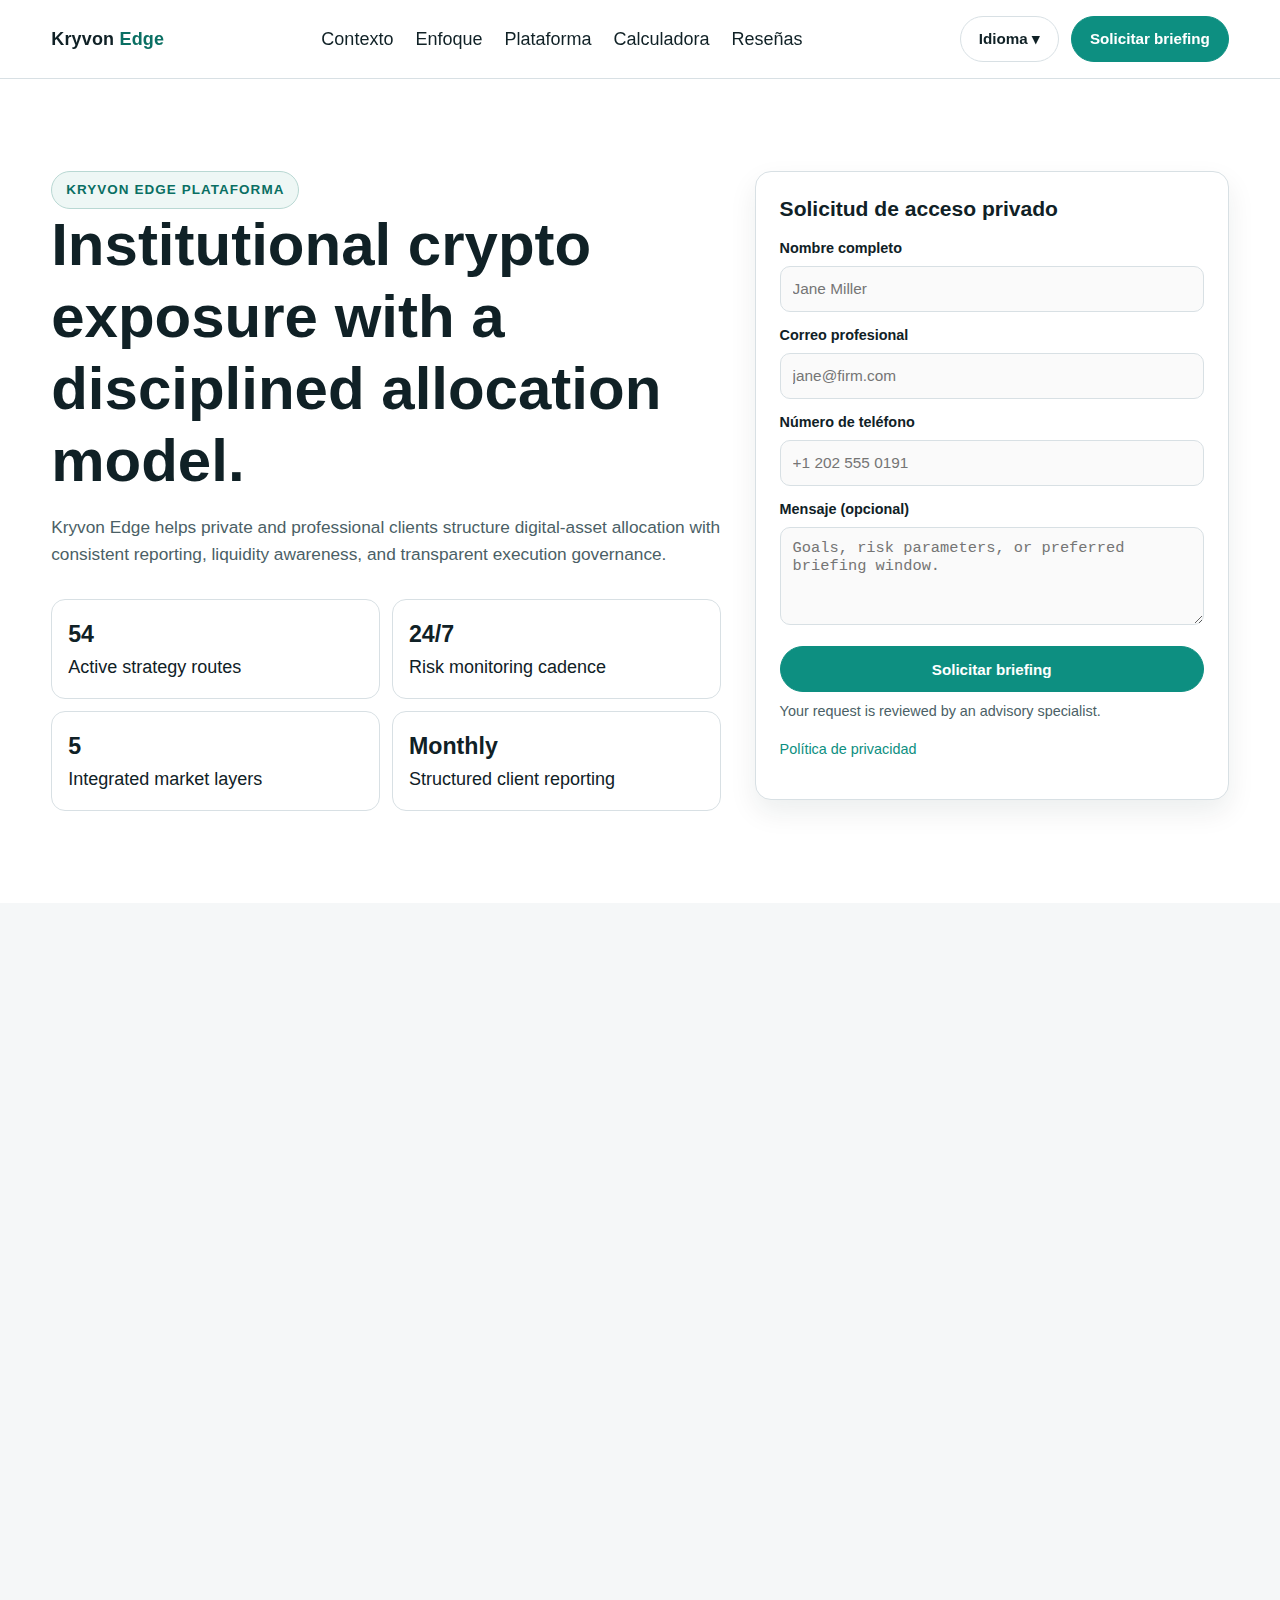
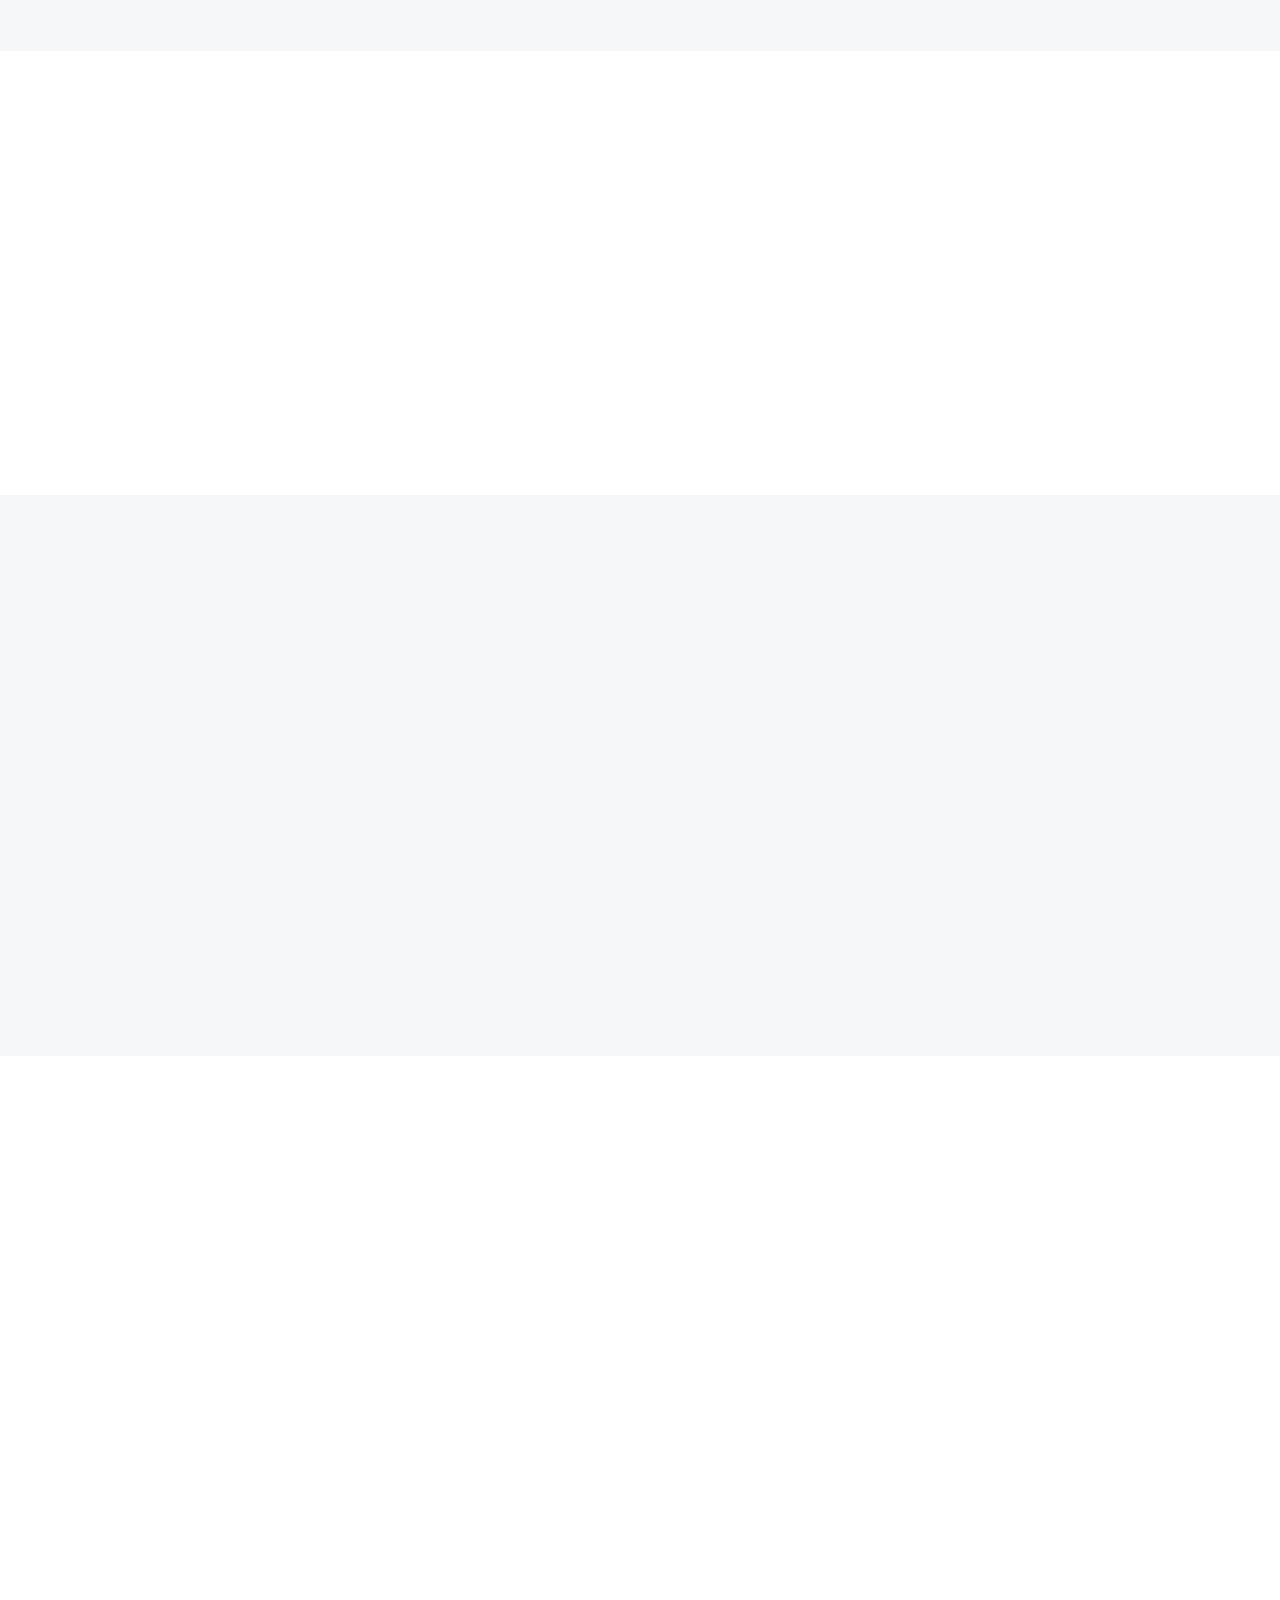
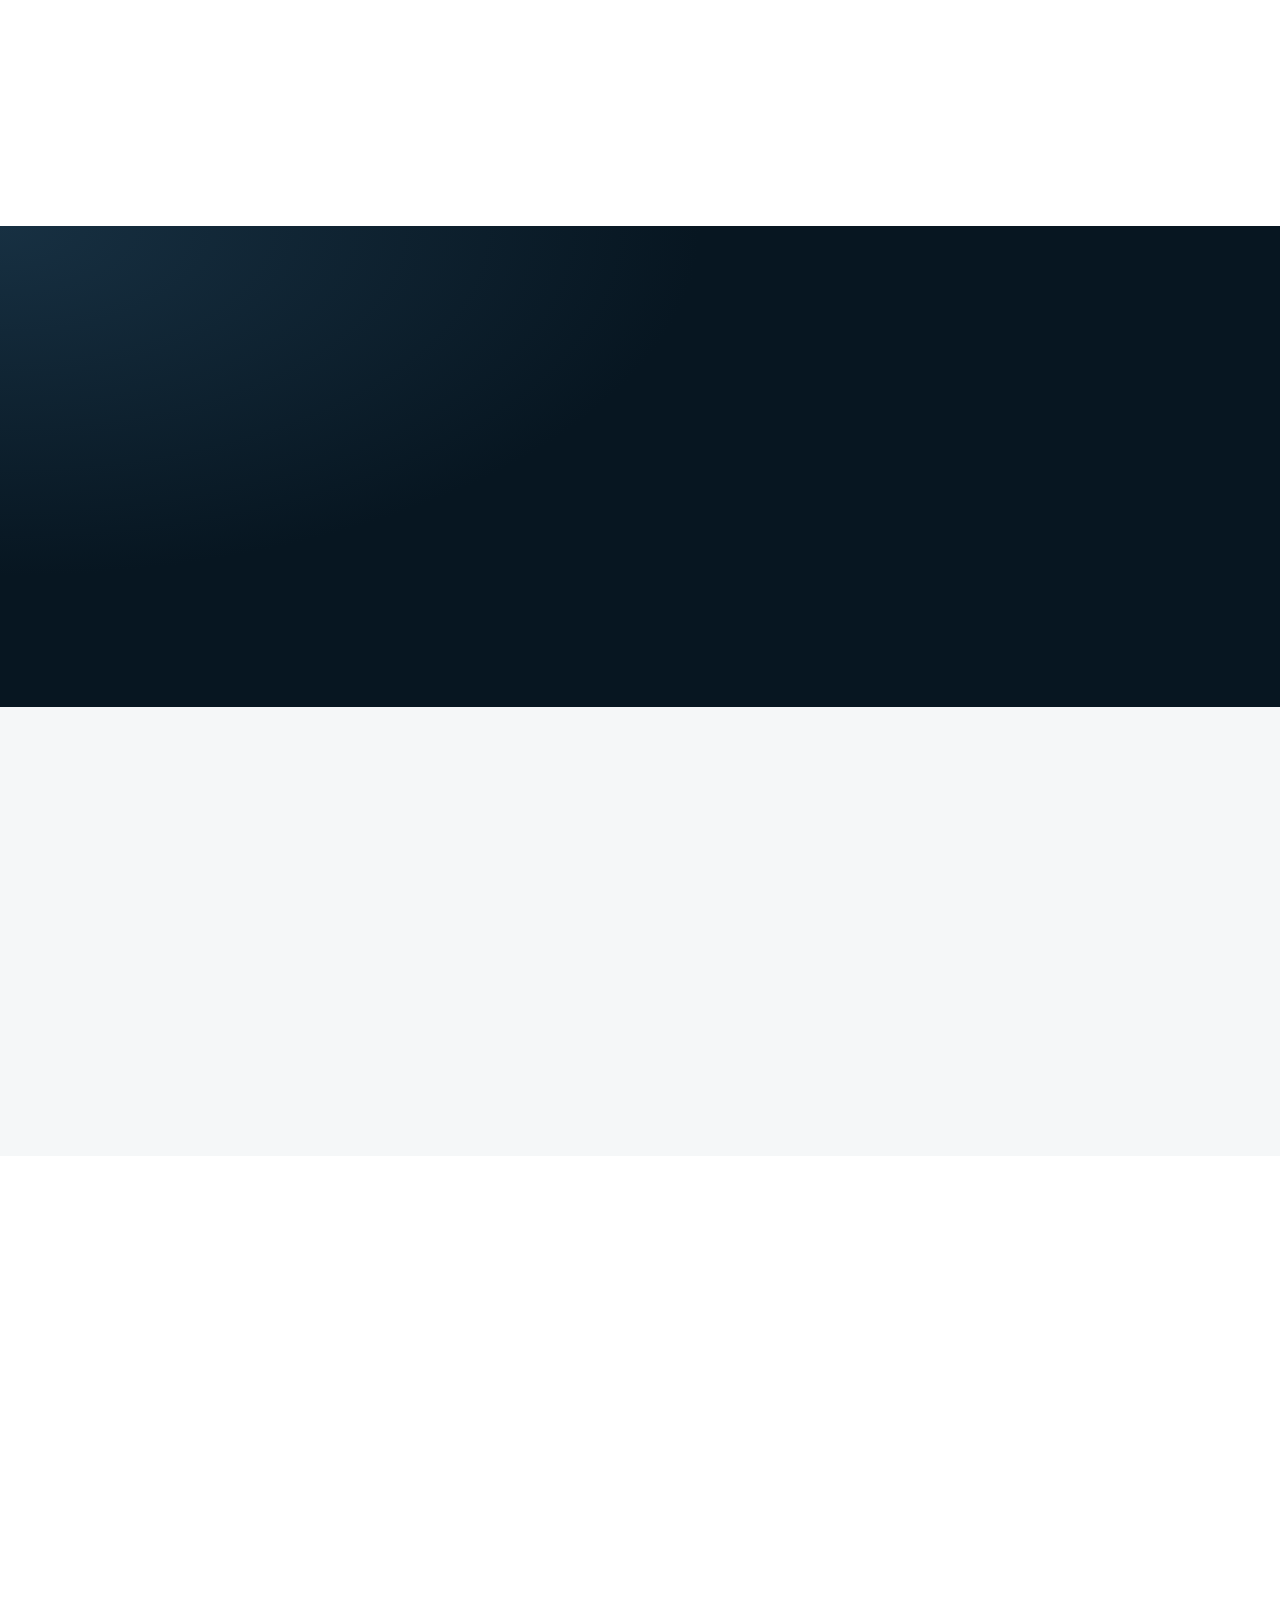
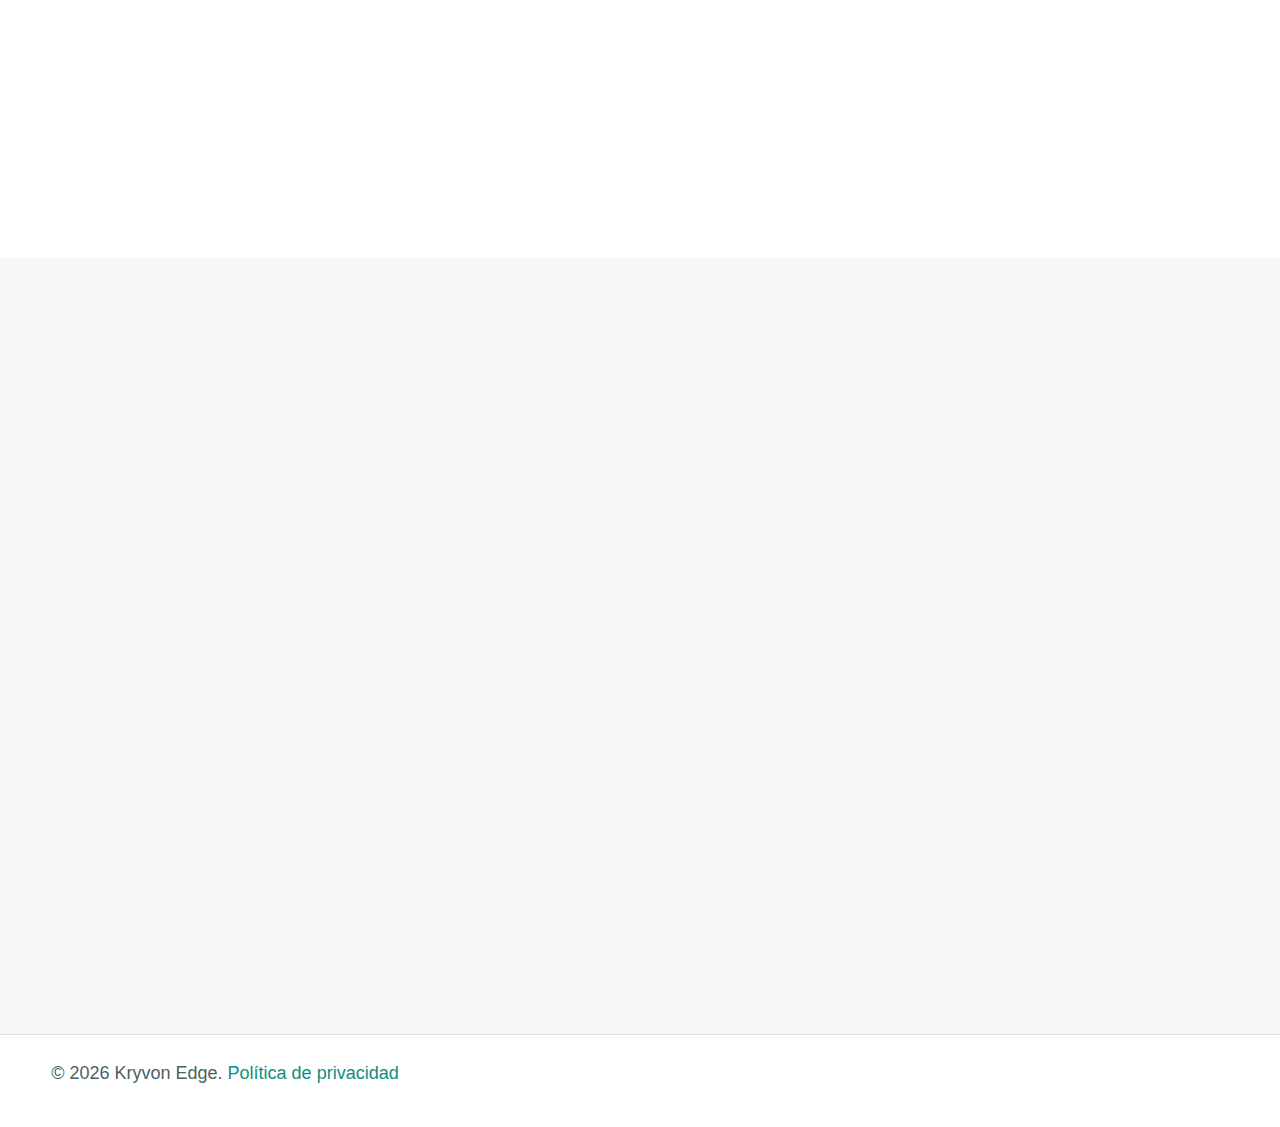
<file: es/index.html>
<!doctype html>
<html lang="es">
<head>
  <meta charset="UTF-8">
  <meta name="viewport" content="width=device-width, initial-scale=1.0">
  <title>Kryvon Edge | Plataforma de inversión cripto</title>
  <meta name="description" content="Kryvon Edge is an institutional-style crypto investment platform built around disciplined allocation, execution transparency, and measurable reporting.">
  <link rel="icon" href="../assets/favicon.svg" type="image/svg+xml">
  <link rel="stylesheet" href="../assets/styles.css">
</head>
<body>
<header class="header">
  <div class="container header-row">
    <a href="../index.html" class="brand">Kryvon <span>Edge</span></a>
    <nav class="nav" aria-label="Primary navigation">
      <a href="#context">Contexto</a><a href="#approach">Enfoque</a><a href="#platform">Plataforma</a><a href="#calculator">Calculadora</a><a href="#reviews">Reseñas</a>
    </nav>
    <div class="header-actions">
      <div class="lang-switch" data-lang-switch>
        <button class="lang-btn" data-lang-btn>Idioma ▾</button>
        <div class="lang-menu">
          <a href="../index.html">English</a><a href="../de/index.html">Deutsch</a><a href="../fr/index.html">Français</a><a href="../es/index.html">Español</a><a href="../it/index.html">Italiano</a>
        </div>
      </div>
      <a href="#final-cta" class="btn btn-primary">Solicitar briefing</a>
    </div>
    <button class="burger" data-mobile-open aria-label="Open menu">☰</button>
  </div>
</header>

<div class="mobile-panel" data-mobile-panel>
  <div class="mobile-inner container">
    <div style="display:flex;justify-content:space-between;align-items:center;"><strong>Menú</strong><button class="burger" data-mobile-close aria-label="Cerrar menu">✕</button></div>
    <nav class="mobile-nav">
      <a href="#context">Contexto</a><a href="#approach">Enfoque</a><a href="#platform">Plataforma</a><a href="#calculator">Calculadora</a><a href="#reviews">Reseñas</a>
      <a href="../index.html">English</a><a href="../de/index.html">Deutsch</a><a href="../fr/index.html">Français</a><a href="../es/index.html">Español</a><a href="../it/index.html">Italiano</a>
      <a href="#final-cta" class="btn btn-primary" style="width:100%;margin-top:6px;">Solicitar briefing</a>
    </nav>
  </div>
</div>

<main>
  <section class="section">
    <div class="container hero-grid">
      <div class="reveal">
        <span class="badge">Kryvon Edge Plataforma</span>
        <h1>Institutional crypto exposure with a disciplined allocation model.</h1>
        <p class="lead">Kryvon Edge helps private and professional clients structure digital-asset allocation with consistent reporting, liquidity awareness, and transparent execution governance.</p>
        <div class="metric-grid">
          <article class="metric-card"><strong>54</strong> Active strategy routes</article>
          <article class="metric-card"><strong>24/7</strong> Risk monitoring cadence</article>
          <article class="metric-card"><strong>5</strong> Integrated market layers</article>
          <article class="metric-card"><strong>Monthly</strong> Structured client reporting</article>
        </div>
      </div>
      <aside class="form-card reveal">
        <h3>Solicitud de acceso privado</h3>
        <div class="field"><label>Nombre completo</label><input disabled type="text" placeholder="Jane Miller"></div>
        <div class="field"><label>Correo profesional</label><input disabled type="email" placeholder="jane@firm.com"></div>
        <div class="field"><label>Número de teléfono</label><input disabled type="tel" placeholder="+1 202 555 0191"></div>
        <div class="field"><label>Mensaje (opcional)</label><textarea disabled placeholder="Goals, risk parameters, or preferred briefing window."></textarea></div>
        <button class="btn btn-primary" style="width:100%;" disabled>Solicitar briefing</button>
        <p class="helper">Your request is reviewed by an advisory specialist.</p>
        <p class="helper"><a href="#" data-open-privacy>Política de privacidad</a></p>
      </aside>
    </div>
  </section>

  <section class="section section-alt" id="calculator">
    <div class="container reveal">
      <p class="section-label">Calculadora</p>
      <h2>Proyección ilustrativa de asignación</h2>
      <div class="calculator-card">
        <div>
          <div class="slider-row"><div class="title"><span>Monto de inversión:</span><span data-out-investment>$25,000</span></div><input id="investment" type="range" min="10000" max="250000" step="5000" value="25000"><small>Min $10,000 — Max $250,000</small></div>
          <div class="slider-row"><div class="title"><span>Retorno anual esperado:</span><span data-out-annual>12%</span></div><input id="annual" type="range" min="4" max="24" step="1" value="12"><small>Min 4% — Max 24%</small></div>
          <div class="slider-row"><div class="title"><span>Horizonte temporal:</span><span data-out-years>3 years</span></div><input id="years" type="range" min="1" max="10" step="1" value="3"><small>Min 1 year — Max 10 years</small></div>
          <label class="toggle"><input type="checkbox" checked> Include monthly volatility smoothing assumptions</label>
          <p class="disclaimer">This projection is illustrative only and does not represent guaranteed performance, legal advice, or a solicitation.</p>
        </div>
        <aside class="projection">
          <div class="section-label">Valor proyectado</div>
          <div class="big-number" data-out-total>$35,123</div>
          <p><strong>Beneficio estimado:</strong> <span data-out-profit>$10,123</span></p>
          <p><strong>Ganancia:</strong> <span data-out-gain>40.5%</span></p>
          <div class="progress"><span data-progress></span></div>
        </aside>
      </div>
    </div>
  </section>

  <section class="section" id="context">
    <div class="container reveal">
      <p class="section-label">Contexto</p>
      <h2>Fragmentation is the core challenge in digital assets.</h2>
      <p>Digital asset markets operate across disconnected venues, products, custody rules, and regional liquidity profiles. Without structure, portfolios become a collection of uncoordinated positions rather than a managed allocation strategy.</p>
      <p class="quote">“The largest risk in crypto is rarely a single asset move—it is fragmented exposure without portfolio-level coordination.”</p>
    </div>
  </section>

  <section class="section section-alt" id="approach">
    <div class="container reveal">
      <p class="section-label">Enfoque</p>
      <h2>Crypto is not a single market.</h2>
      <div class="tiles-5">
        <article class="tile"><div class="icon-circle">1</div><h3>On-chain</h3><p>Flow mapping, network activity context, and protocol-level monitoring.</p></article>
        <article class="tile"><div class="icon-circle">2</div><h3>Derivatives</h3><p>Funding dislocations, basis structure, and options skew observations.</p></article>
        <article class="tile"><div class="icon-circle">3</div><h3>Liquidity</h3><p>Depth surveillance, slippage controls, and venue concentration checks.</p></article>
        <article class="tile"><div class="icon-circle">4</div><h3>Macro</h3><p>Rates, dollar direction, and policy pressure integrated into positioning.</p></article>
        <article class="tile"><div class="icon-circle">5</div><h3>Execution</h3><p>Timestamped rationale, risk band mapping, and exposure classification.</p></article>
      </div>
    </div>
  </section>

  <section class="section" id="platform">
    <div class="container reveal">
      <p class="section-label">Plataforma</p>
      <h2>What You Actually Receive as a Kryvon Edge Client</h2>
      <p class="lead">Our model is designed around practical deliverables: explicit allocation limits, transparent execution evidence, and repeatable oversight procedures.</p>
      <div class="platform-grid">
        <div class="delivery-list">
          <article><h3>1) Allocation Framework</h3><p>Defined risk bands with capital limits and drawdown thresholds to keep exposure aligned with mandate constraints.</p></article>
          <article><h3>2) Execution Transparency</h3><p>Every decision includes rationale, timestamp, and exposure classification so position changes remain fully auditable.</p></article>
          <article><h3>3) Portfolio Oversight</h3><p>Scheduled rebalancing, liquidity checks, and macro overlay integration to sustain structure through regime shifts.</p></article>
        </div>
        <aside class="snapshot">
          <h3>Client Reporting Snapshot</h3>
          <ul>
            <li>Monthly allocation summary</li>
            <li>Risk exposure breakdown</li>
            <li>Performance vs benchmark</li>
            <li>Position-level overview</li>
            <li>Execution archive access</li>
          </ul>
          <p class="helper">All figures illustrative.</p>
        </aside>
      </div>
    </div>
  </section>

  <section class="section dark">
    <div class="container reveal">
      <p class="section-label">Data</p>
      <h2>Measured infrastructure, not promotional noise.</h2>
      <div class="data-grid">
        <article class="data-card"><div class="data-value" data-count="18" data-prefix="+">+0</div><p>Integrated liquidity venues</p></article>
        <article class="data-card"><div class="data-value" data-count="97" data-suffix="%">0%</div><p>Orders executed within tolerance bands</p></article>
        <article class="data-card"><div class="data-value" data-count="42" data-prefix="$" data-suffix="M">$0M</div><p>Illustrative capital observed in scenarios</p></article>
        <article class="data-card"><div class="data-value" data-count="120" data-suffix="+">0+</div><p>Monthly reporting modules delivered</p></article>
      </div>
    </div>
  </section>

  <section class="section section-alt">
    <div class="container reveal">
      <p class="section-label">Del análisis a la acción</p>
      <h2>Del análisis a la acción</h2>
      <div class="steps">
        <article class="step"><h3>Identify</h3><p>Define objective, mandate boundaries, and liquidity constraints.</p></article>
        <article class="step"><h3>Structure</h3><p>Build allocation plan with explicit risk bands and execution paths.</p></article>
        <article class="step"><h3>Allocate</h3><p>Deploy and monitor exposure with documented oversight cycles.</p></article>
      </div>
    </div>
  </section>

  <section class="section" id="reviews">
    <div class="container reveal">
      <p class="section-label">Reseñas</p>
      <h2>Client feedback from ongoing mandates</h2>
      <div class="reviews">
        <article class="review"><div class="avatar">AL</div><h3>Amelia Lenz</h3><p class="meta">CIO • Zurich</p><span class="verified">Verified</span><p>Client since 2021</p><p>“Clear risk communication and complete execution notes gave our committee confidence in each allocation change.”</p></article>
        <article class="review"><div class="avatar">JR</div><h3>Javier Ruiz</h3><p class="meta">Family Office Director • Madrid</p><span class="verified">Verified</span><p>Client since 2022</p><p>“Reporting quality is unusually strong. We can review exposures quickly without chasing fragmented data.”</p></article>
        <article class="review"><div class="avatar">MF</div><h3>Marie Fournier</h3><p class="meta">Portfolio Manager • Paris</p><span class="verified">Verified</span><p>Client since 2020</p><p>“Their process stayed structured through volatile periods. The oversight model is practical and disciplined.”</p></article>
      </div>
      <p class="helper">How reviews are collected: testimonials are gathered from clients with active mandates and published with consent.</p>
    </div>
  </section>

  <section class="section section-alt" id="final-cta">
    <div class="container hero-grid">
      <div class="reveal"><p class="section-label">Next step</p><h2>Request a private allocation briefing.</h2><p>Share your target exposure and oversight requirements. A Kryvon Edge specialist will return with a structured onboarding outline.</p></div>
      <aside class="form-card reveal">
        <h3>Solicitud de acceso privado</h3>
        <div class="field"><label>Nombre completo</label><input disabled type="text"></div>
        <div class="field"><label>Correo profesional</label><input disabled type="email"></div>
        <div class="field"><label>Número de teléfono</label><input disabled type="tel"></div>
        <div class="field"><label>Mensaje (opcional)</label><textarea disabled></textarea></div>
        <button class="btn btn-primary" style="width:100%;" disabled>Solicitar briefing</button>
        <p class="helper"><a href="#" data-open-privacy>Política de privacidad</a></p>
      </aside>
    </div>
  </section>
</main>

<footer class="footer">
  <div class="container">© 2026 Kryvon Edge. <a href="#" data-open-privacy>Política de privacidad</a></div>
</footer>

<div class="modal" data-modal>
  <div class="modal-content">
    <button class="close-x" data-close-privacy aria-label="Cerrar">✕</button>
    <h2>Política de privacidad</h2>
    <h3>1. Estructura legal</h3><p>Kryvon Edge operates as a research and allocation coordination platform for illustrative onboarding requests and client communication.</p>
    <h3>2. Información recopilada</h3><p>We may collect identification data, professional contact details, communication records, and technical metadata required to answer inquiries.</p>
    <h3>3. Uso de la información</h3><p>Data is used to evaluate requests, prepare briefings, improve service quality, and maintain compliance documentation.</p>
    <h3>4. Retención de datos</h3><p>Request data is retained only as long as needed for service delivery, legal obligations, and audit requirements.</p>
    <h3>5. Sus derechos</h3><p>You may request access, correction, restriction, deletion, and portability of personal data where applicable by law.</p>
    <h3>6. Seguridad</h3><p>We apply organizational controls, role-based permissions, and secure transfer protocols to reduce unauthorized access risk.</p>
    <h3>7. Transferencias internacionales</h3><p>When data is processed across regions, we apply contractual and technical safeguards consistent with applicable privacy frameworks.</p>
    <h3>8. Contact</h3><p>Email: privacy@kryvonedge.com for privacy-related inquiries.</p>
    <h3>9. Actualizaciones</h3><p>This policy may be updated periodically to reflect operational, legal, or regulatory changes.</p>
    <button class="btn" data-close-privacy>Cerrar</button>
  </div>
</div>

<script src="../assets/main.js"></script>
</body>
</html>
</file>
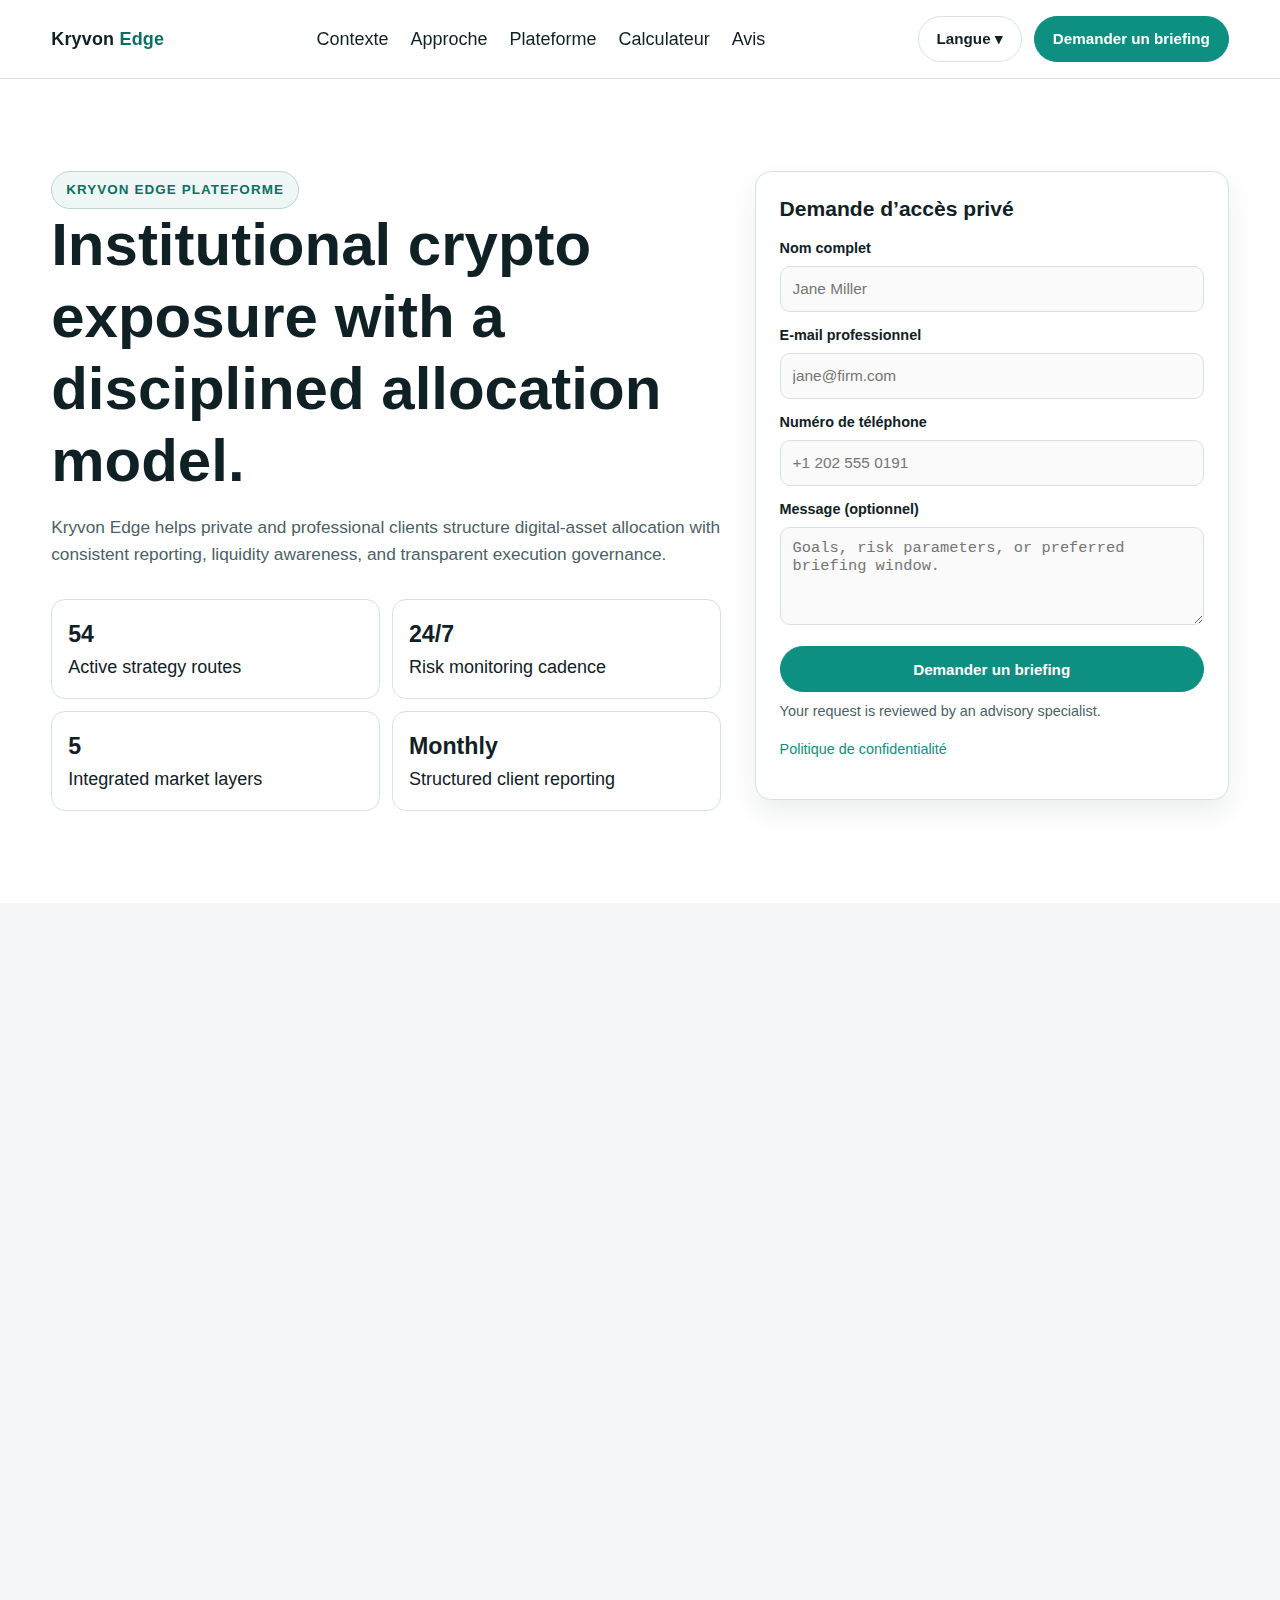
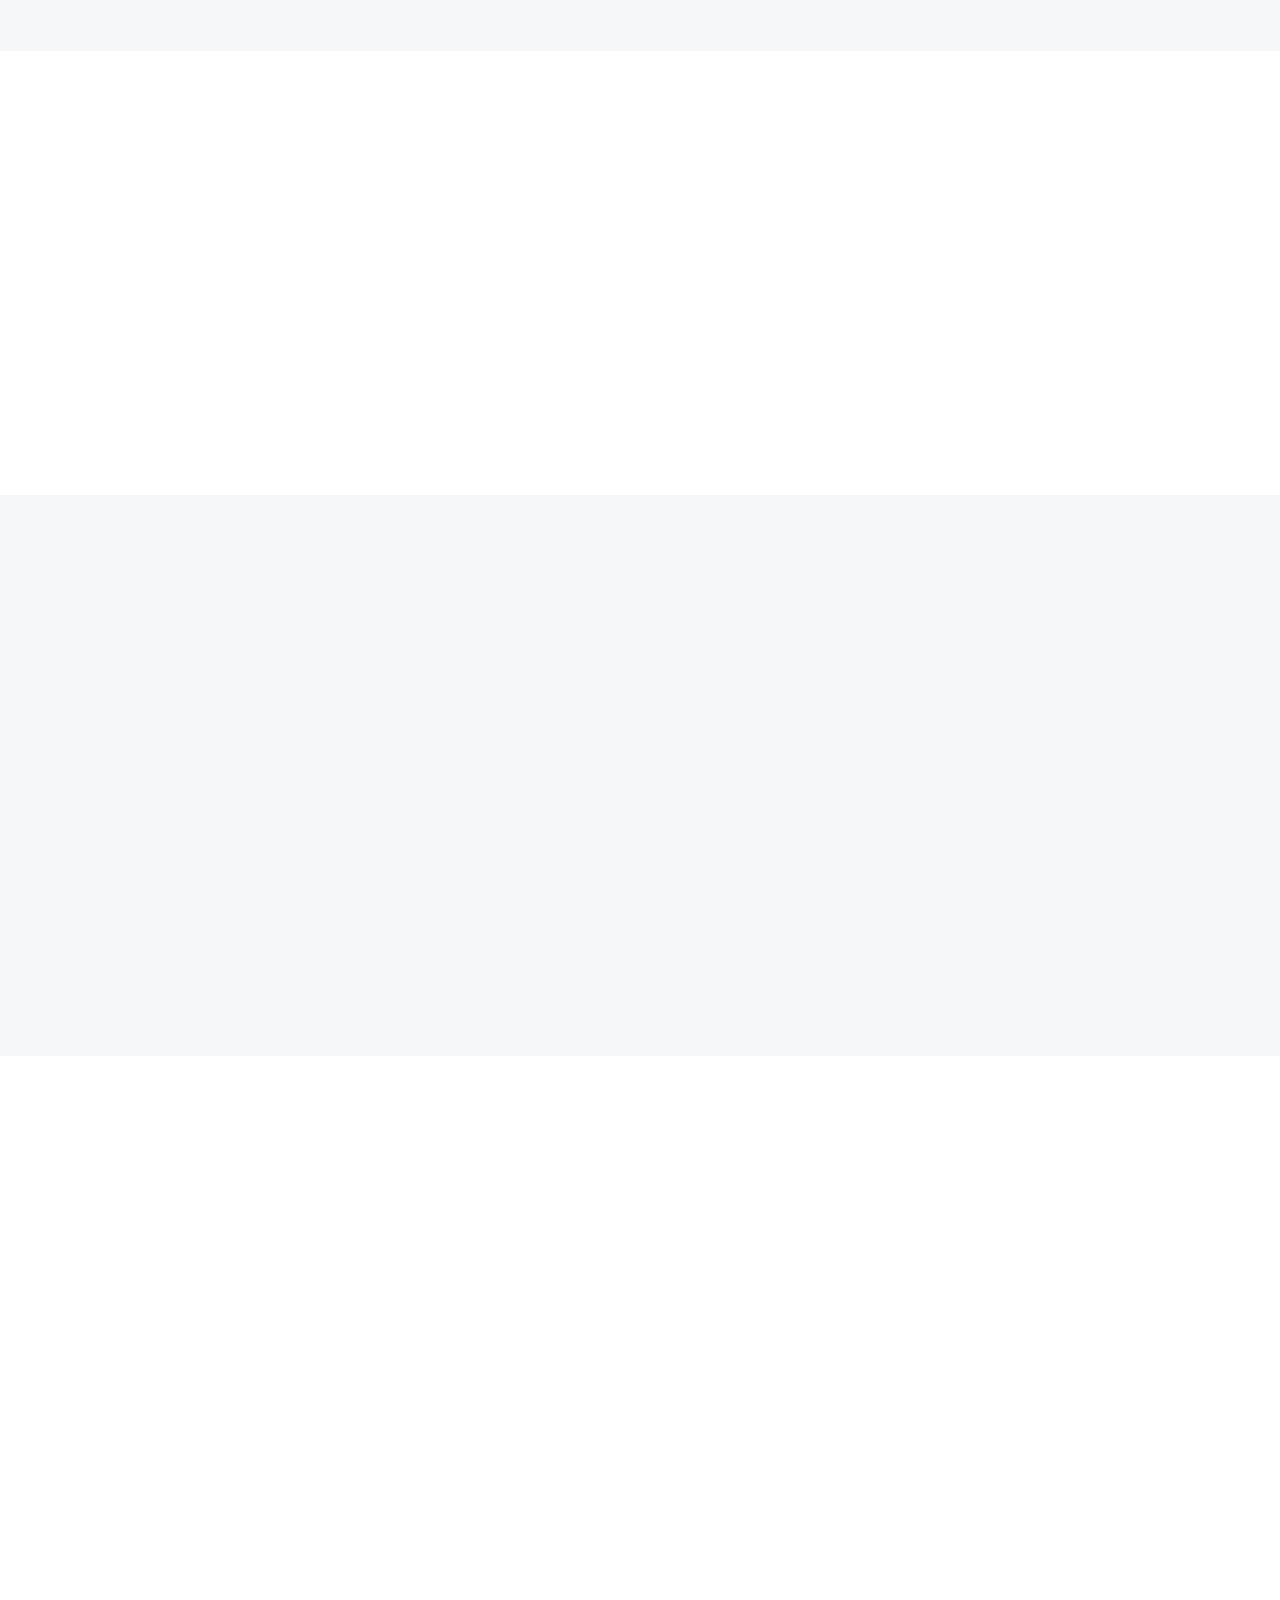
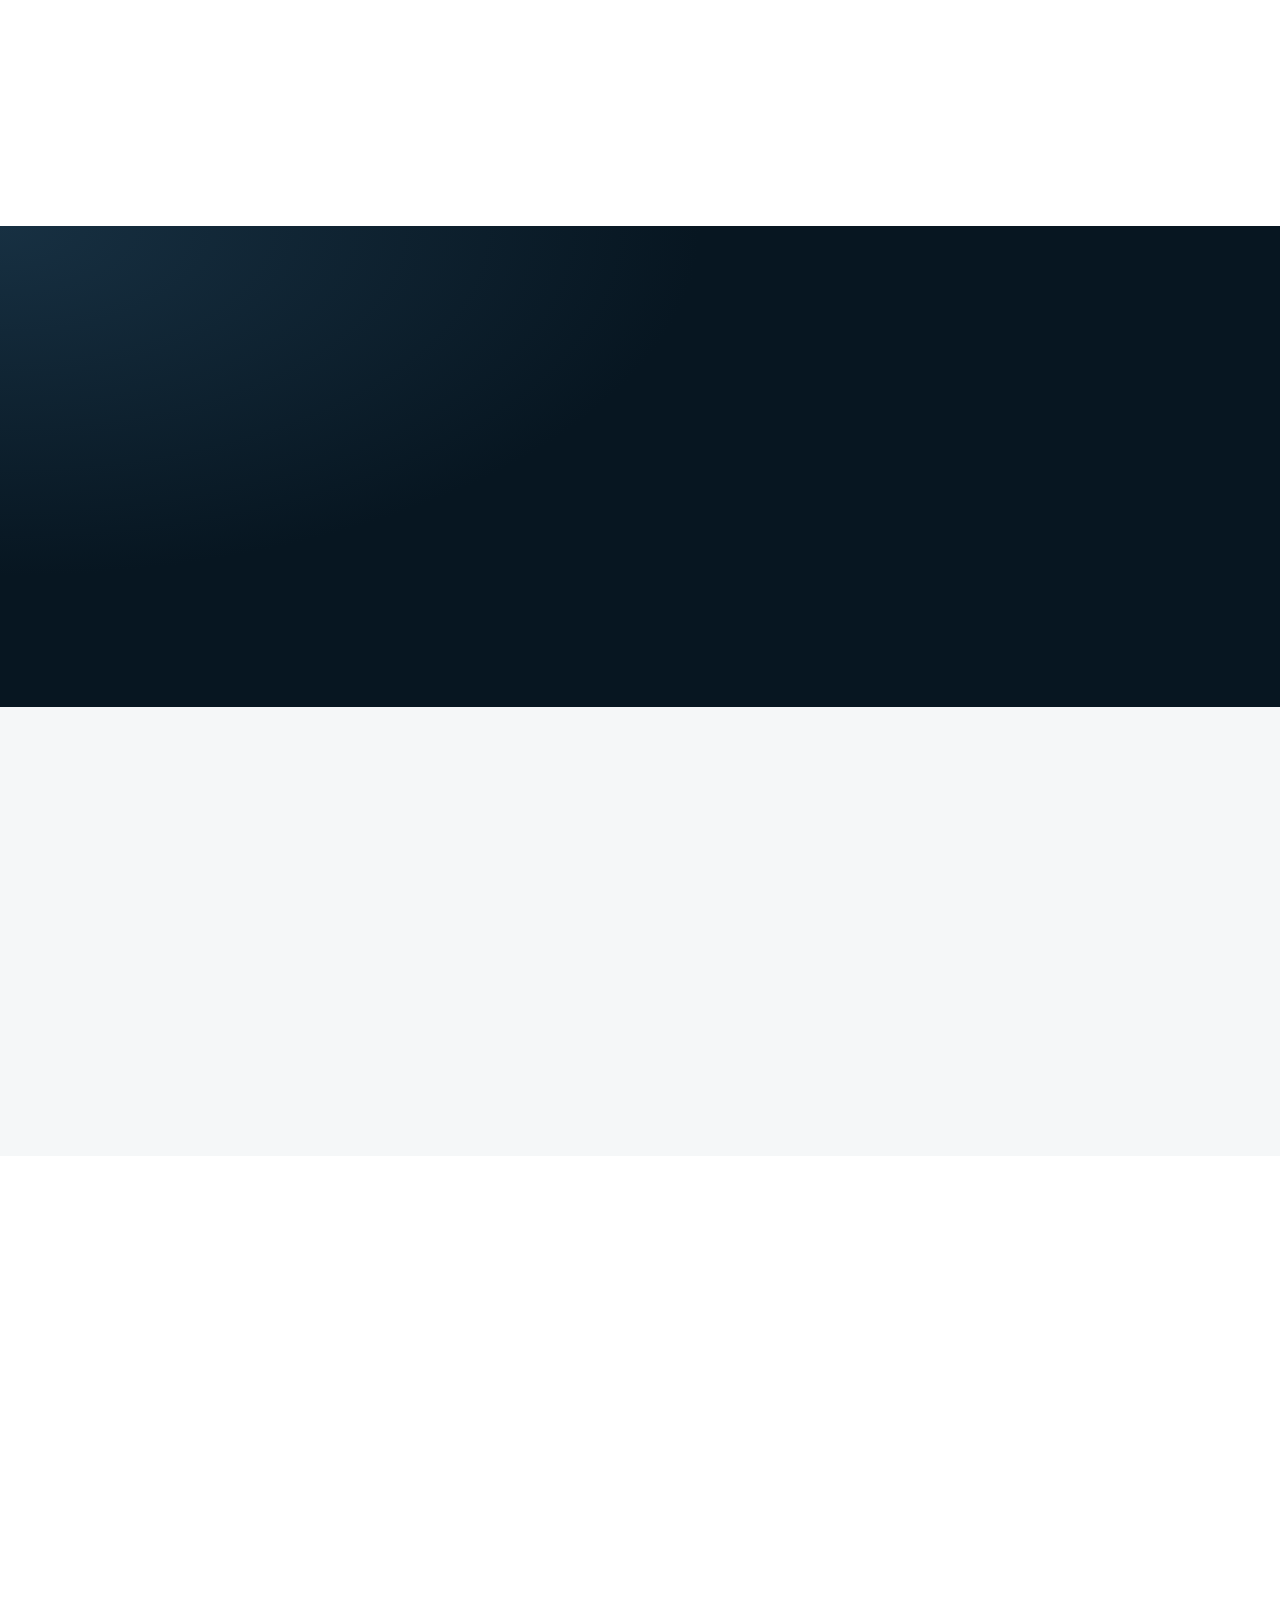
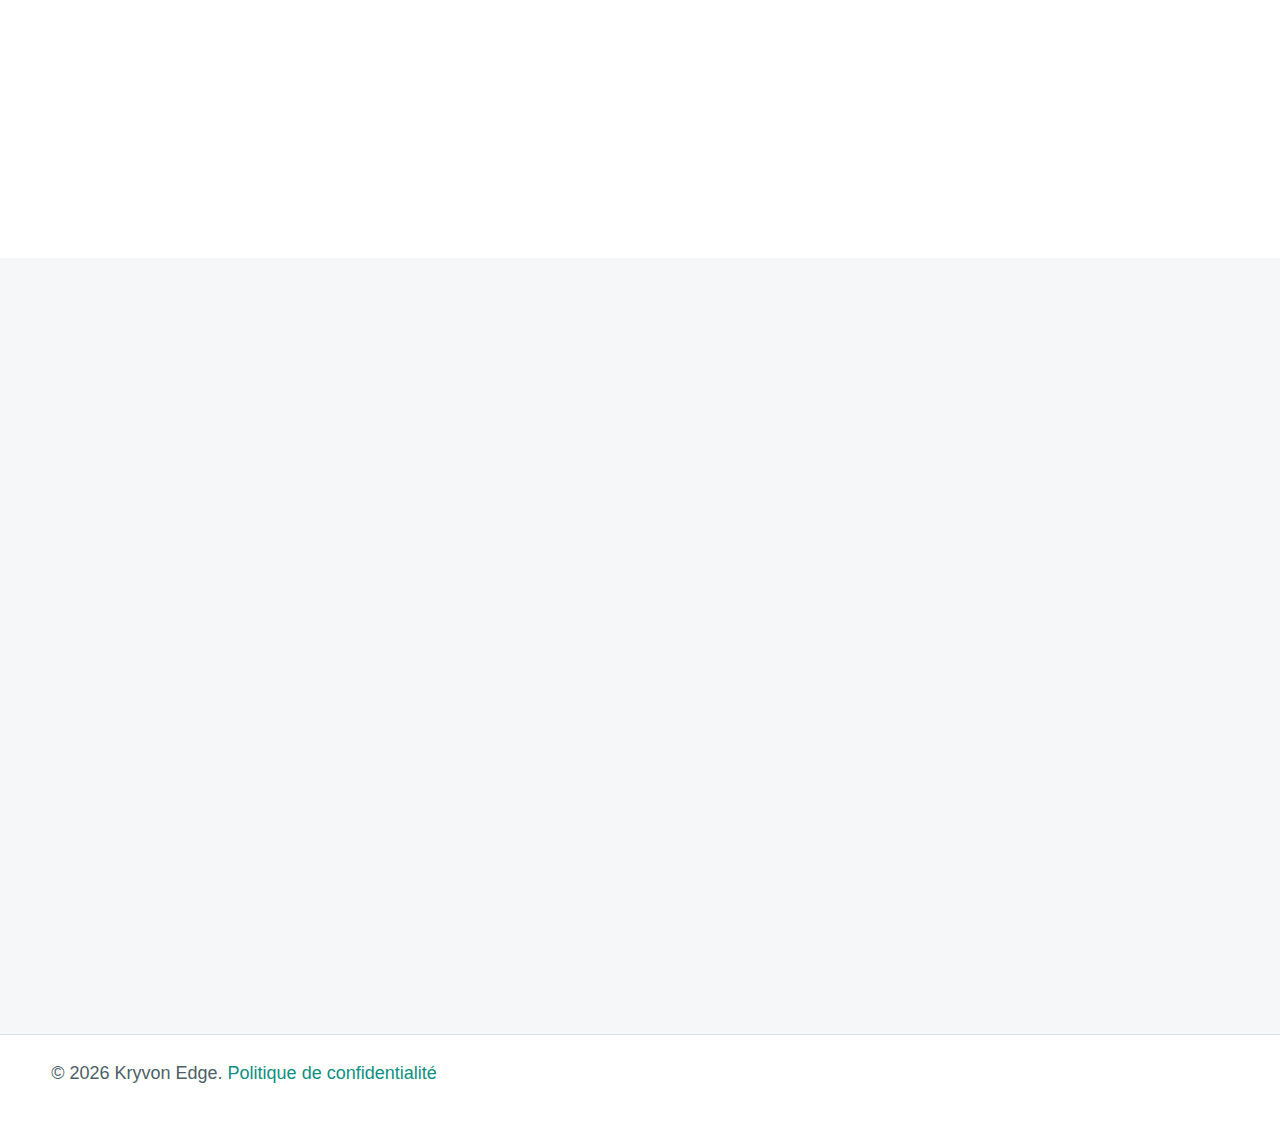
<file: fr/index.html>
<!doctype html>
<html lang="fr">
<head>
  <meta charset="UTF-8">
  <meta name="viewport" content="width=device-width, initial-scale=1.0">
  <title>Kryvon Edge | Plateforme d’investissement crypto</title>
  <meta name="description" content="Kryvon Edge is an institutional-style crypto investment platform built around disciplined allocation, execution transparency, and measurable reporting.">
  <link rel="icon" href="../assets/favicon.svg" type="image/svg+xml">
  <link rel="stylesheet" href="../assets/styles.css">
</head>
<body>
<header class="header">
  <div class="container header-row">
    <a href="../index.html" class="brand">Kryvon <span>Edge</span></a>
    <nav class="nav" aria-label="Primary navigation">
      <a href="#context">Contexte</a><a href="#approach">Approche</a><a href="#platform">Plateforme</a><a href="#calculator">Calculateur</a><a href="#reviews">Avis</a>
    </nav>
    <div class="header-actions">
      <div class="lang-switch" data-lang-switch>
        <button class="lang-btn" data-lang-btn>Langue ▾</button>
        <div class="lang-menu">
          <a href="../index.html">English</a><a href="../de/index.html">Deutsch</a><a href="../fr/index.html">Français</a><a href="../es/index.html">Español</a><a href="../it/index.html">Italiano</a>
        </div>
      </div>
      <a href="#final-cta" class="btn btn-primary">Demander un briefing</a>
    </div>
    <button class="burger" data-mobile-open aria-label="Open menu">☰</button>
  </div>
</header>

<div class="mobile-panel" data-mobile-panel>
  <div class="mobile-inner container">
    <div style="display:flex;justify-content:space-between;align-items:center;"><strong>Menu</strong><button class="burger" data-mobile-close aria-label="Fermer menu">✕</button></div>
    <nav class="mobile-nav">
      <a href="#context">Contexte</a><a href="#approach">Approche</a><a href="#platform">Plateforme</a><a href="#calculator">Calculateur</a><a href="#reviews">Avis</a>
      <a href="../index.html">English</a><a href="../de/index.html">Deutsch</a><a href="../fr/index.html">Français</a><a href="../es/index.html">Español</a><a href="../it/index.html">Italiano</a>
      <a href="#final-cta" class="btn btn-primary" style="width:100%;margin-top:6px;">Demander un briefing</a>
    </nav>
  </div>
</div>

<main>
  <section class="section">
    <div class="container hero-grid">
      <div class="reveal">
        <span class="badge">Kryvon Edge Plateforme</span>
        <h1>Institutional crypto exposure with a disciplined allocation model.</h1>
        <p class="lead">Kryvon Edge helps private and professional clients structure digital-asset allocation with consistent reporting, liquidity awareness, and transparent execution governance.</p>
        <div class="metric-grid">
          <article class="metric-card"><strong>54</strong> Active strategy routes</article>
          <article class="metric-card"><strong>24/7</strong> Risk monitoring cadence</article>
          <article class="metric-card"><strong>5</strong> Integrated market layers</article>
          <article class="metric-card"><strong>Monthly</strong> Structured client reporting</article>
        </div>
      </div>
      <aside class="form-card reveal">
        <h3>Demande d’accès privé</h3>
        <div class="field"><label>Nom complet</label><input disabled type="text" placeholder="Jane Miller"></div>
        <div class="field"><label>E-mail professionnel</label><input disabled type="email" placeholder="jane@firm.com"></div>
        <div class="field"><label>Numéro de téléphone</label><input disabled type="tel" placeholder="+1 202 555 0191"></div>
        <div class="field"><label>Message (optionnel)</label><textarea disabled placeholder="Goals, risk parameters, or preferred briefing window."></textarea></div>
        <button class="btn btn-primary" style="width:100%;" disabled>Demander un briefing</button>
        <p class="helper">Your request is reviewed by an advisory specialist.</p>
        <p class="helper"><a href="#" data-open-privacy>Politique de confidentialité</a></p>
      </aside>
    </div>
  </section>

  <section class="section section-alt" id="calculator">
    <div class="container reveal">
      <p class="section-label">Calculateur</p>
      <h2>Projection illustrative d’allocation</h2>
      <div class="calculator-card">
        <div>
          <div class="slider-row"><div class="title"><span>Montant investi :</span><span data-out-investment>$25,000</span></div><input id="investment" type="range" min="10000" max="250000" step="5000" value="25000"><small>Min $10,000 — Max $250,000</small></div>
          <div class="slider-row"><div class="title"><span>Rendement annuel attendu :</span><span data-out-annual>12%</span></div><input id="annual" type="range" min="4" max="24" step="1" value="12"><small>Min 4% — Max 24%</small></div>
          <div class="slider-row"><div class="title"><span>Horizon temporel :</span><span data-out-years>3 years</span></div><input id="years" type="range" min="1" max="10" step="1" value="3"><small>Min 1 year — Max 10 years</small></div>
          <label class="toggle"><input type="checkbox" checked> Include monthly volatility smoothing assumptions</label>
          <p class="disclaimer">This projection is illustrative only and does not represent guaranteed performance, legal advice, or a solicitation.</p>
        </div>
        <aside class="projection">
          <div class="section-label">Valeur projetée</div>
          <div class="big-number" data-out-total>$35,123</div>
          <p><strong>Profit estimé :</strong> <span data-out-profit>$10,123</span></p>
          <p><strong>Gain :</strong> <span data-out-gain>40.5%</span></p>
          <div class="progress"><span data-progress></span></div>
        </aside>
      </div>
    </div>
  </section>

  <section class="section" id="context">
    <div class="container reveal">
      <p class="section-label">Contexte</p>
      <h2>Fragmentation is the core challenge in digital assets.</h2>
      <p>Digital asset markets operate across disconnected venues, products, custody rules, and regional liquidity profiles. Without structure, portfolios become a collection of uncoordinated positions rather than a managed allocation strategy.</p>
      <p class="quote">“The largest risk in crypto is rarely a single asset move—it is fragmented exposure without portfolio-level coordination.”</p>
    </div>
  </section>

  <section class="section section-alt" id="approach">
    <div class="container reveal">
      <p class="section-label">Approche</p>
      <h2>Crypto is not a single market.</h2>
      <div class="tiles-5">
        <article class="tile"><div class="icon-circle">1</div><h3>On-chain</h3><p>Flow mapping, network activity context, and protocol-level monitoring.</p></article>
        <article class="tile"><div class="icon-circle">2</div><h3>Derivatives</h3><p>Funding dislocations, basis structure, and options skew observations.</p></article>
        <article class="tile"><div class="icon-circle">3</div><h3>Liquidity</h3><p>Depth surveillance, slippage controls, and venue concentration checks.</p></article>
        <article class="tile"><div class="icon-circle">4</div><h3>Macro</h3><p>Rates, dollar direction, and policy pressure integrated into positioning.</p></article>
        <article class="tile"><div class="icon-circle">5</div><h3>Execution</h3><p>Timestamped rationale, risk band mapping, and exposure classification.</p></article>
      </div>
    </div>
  </section>

  <section class="section" id="platform">
    <div class="container reveal">
      <p class="section-label">Plateforme</p>
      <h2>What You Actually Receive as a Kryvon Edge Client</h2>
      <p class="lead">Our model is designed around practical deliverables: explicit allocation limits, transparent execution evidence, and repeatable oversight procedures.</p>
      <div class="platform-grid">
        <div class="delivery-list">
          <article><h3>1) Allocation Framework</h3><p>Defined risk bands with capital limits and drawdown thresholds to keep exposure aligned with mandate constraints.</p></article>
          <article><h3>2) Execution Transparency</h3><p>Every decision includes rationale, timestamp, and exposure classification so position changes remain fully auditable.</p></article>
          <article><h3>3) Portfolio Oversight</h3><p>Scheduled rebalancing, liquidity checks, and macro overlay integration to sustain structure through regime shifts.</p></article>
        </div>
        <aside class="snapshot">
          <h3>Client Reporting Snapshot</h3>
          <ul>
            <li>Monthly allocation summary</li>
            <li>Risk exposure breakdown</li>
            <li>Performance vs benchmark</li>
            <li>Position-level overview</li>
            <li>Execution archive access</li>
          </ul>
          <p class="helper">All figures illustrative.</p>
        </aside>
      </div>
    </div>
  </section>

  <section class="section dark">
    <div class="container reveal">
      <p class="section-label">Data</p>
      <h2>Measured infrastructure, not promotional noise.</h2>
      <div class="data-grid">
        <article class="data-card"><div class="data-value" data-count="18" data-prefix="+">+0</div><p>Integrated liquidity venues</p></article>
        <article class="data-card"><div class="data-value" data-count="97" data-suffix="%">0%</div><p>Orders executed within tolerance bands</p></article>
        <article class="data-card"><div class="data-value" data-count="42" data-prefix="$" data-suffix="M">$0M</div><p>Illustrative capital observed in scenarios</p></article>
        <article class="data-card"><div class="data-value" data-count="120" data-suffix="+">0+</div><p>Monthly reporting modules delivered</p></article>
      </div>
    </div>
  </section>

  <section class="section section-alt">
    <div class="container reveal">
      <p class="section-label">De l’analyse à l’action</p>
      <h2>De l’analyse à l’action</h2>
      <div class="steps">
        <article class="step"><h3>Identify</h3><p>Define objective, mandate boundaries, and liquidity constraints.</p></article>
        <article class="step"><h3>Structure</h3><p>Build allocation plan with explicit risk bands and execution paths.</p></article>
        <article class="step"><h3>Allocate</h3><p>Deploy and monitor exposure with documented oversight cycles.</p></article>
      </div>
    </div>
  </section>

  <section class="section" id="reviews">
    <div class="container reveal">
      <p class="section-label">Avis</p>
      <h2>Client feedback from ongoing mandates</h2>
      <div class="reviews">
        <article class="review"><div class="avatar">AL</div><h3>Amelia Lenz</h3><p class="meta">CIO • Zurich</p><span class="verified">Verified</span><p>Client since 2021</p><p>“Clear risk communication and complete execution notes gave our committee confidence in each allocation change.”</p></article>
        <article class="review"><div class="avatar">JR</div><h3>Javier Ruiz</h3><p class="meta">Family Office Director • Madrid</p><span class="verified">Verified</span><p>Client since 2022</p><p>“Reporting quality is unusually strong. We can review exposures quickly without chasing fragmented data.”</p></article>
        <article class="review"><div class="avatar">MF</div><h3>Marie Fournier</h3><p class="meta">Portfolio Manager • Paris</p><span class="verified">Verified</span><p>Client since 2020</p><p>“Their process stayed structured through volatile periods. The oversight model is practical and disciplined.”</p></article>
      </div>
      <p class="helper">How reviews are collected: testimonials are gathered from clients with active mandates and published with consent.</p>
    </div>
  </section>

  <section class="section section-alt" id="final-cta">
    <div class="container hero-grid">
      <div class="reveal"><p class="section-label">Next step</p><h2>Request a private allocation briefing.</h2><p>Share your target exposure and oversight requirements. A Kryvon Edge specialist will return with a structured onboarding outline.</p></div>
      <aside class="form-card reveal">
        <h3>Demande d’accès privé</h3>
        <div class="field"><label>Nom complet</label><input disabled type="text"></div>
        <div class="field"><label>E-mail professionnel</label><input disabled type="email"></div>
        <div class="field"><label>Numéro de téléphone</label><input disabled type="tel"></div>
        <div class="field"><label>Message (optionnel)</label><textarea disabled></textarea></div>
        <button class="btn btn-primary" style="width:100%;" disabled>Demander un briefing</button>
        <p class="helper"><a href="#" data-open-privacy>Politique de confidentialité</a></p>
      </aside>
    </div>
  </section>
</main>

<footer class="footer">
  <div class="container">© 2026 Kryvon Edge. <a href="#" data-open-privacy>Politique de confidentialité</a></div>
</footer>

<div class="modal" data-modal>
  <div class="modal-content">
    <button class="close-x" data-close-privacy aria-label="Fermer">✕</button>
    <h2>Politique de confidentialité</h2>
    <h3>1. Structure juridique</h3><p>Kryvon Edge operates as a research and allocation coordination platform for illustrative onboarding requests and client communication.</p>
    <h3>2. Informations collectées</h3><p>We may collect identification data, professional contact details, communication records, and technical metadata required to answer inquiries.</p>
    <h3>3. Utilisation des informations</h3><p>Data is used to evaluate requests, prepare briefings, improve service quality, and maintain compliance documentation.</p>
    <h3>4. Conservation des données</h3><p>Request data is retained only as long as needed for service delivery, legal obligations, and audit requirements.</p>
    <h3>5. Vos droits</h3><p>You may request access, correction, restriction, deletion, and portability of personal data where applicable by law.</p>
    <h3>6. Sécurité</h3><p>We apply organizational controls, role-based permissions, and secure transfer protocols to reduce unauthorized access risk.</p>
    <h3>7. Transferts internationaux</h3><p>When data is processed across regions, we apply contractual and technical safeguards consistent with applicable privacy frameworks.</p>
    <h3>8. Contact</h3><p>Email: privacy@kryvonedge.com for privacy-related inquiries.</p>
    <h3>9. Mises à jour</h3><p>This policy may be updated periodically to reflect operational, legal, or regulatory changes.</p>
    <button class="btn" data-close-privacy>Fermer</button>
  </div>
</div>

<script src="../assets/main.js"></script>
</body>
</html>
</file>
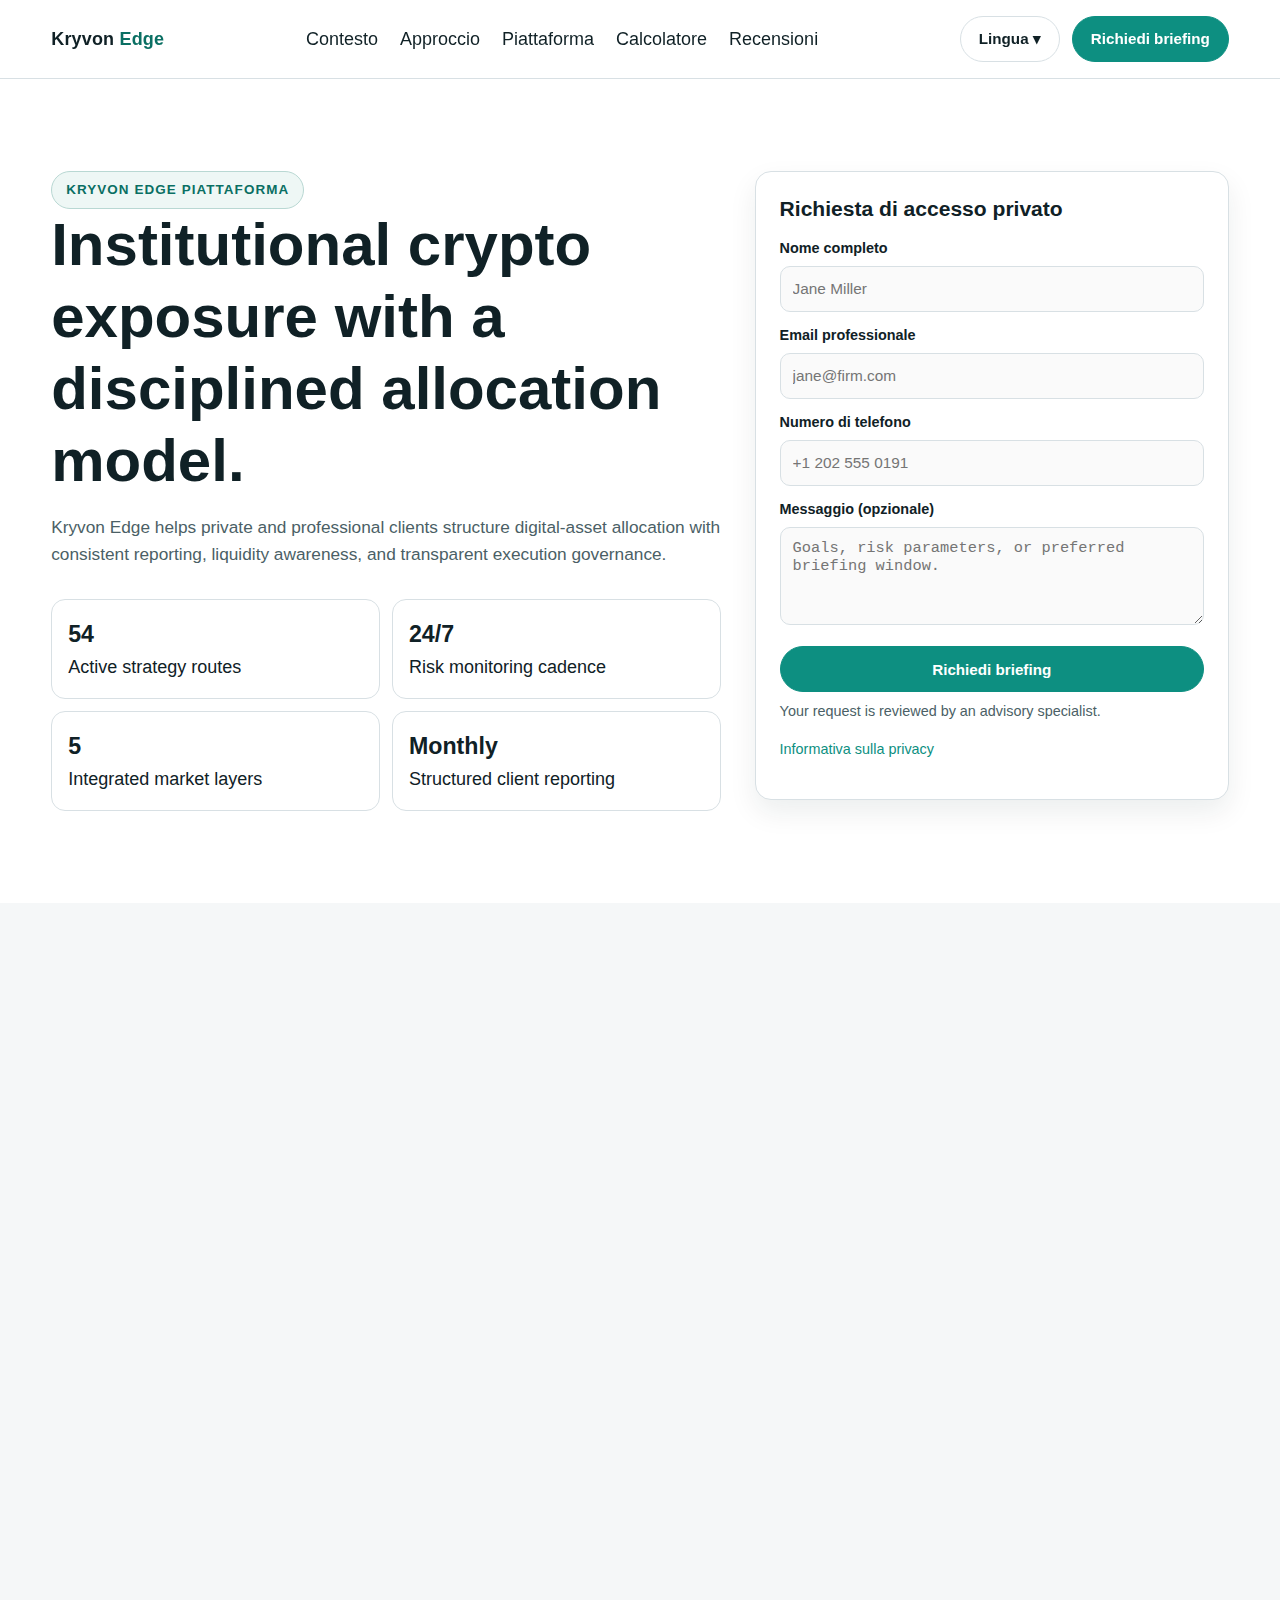
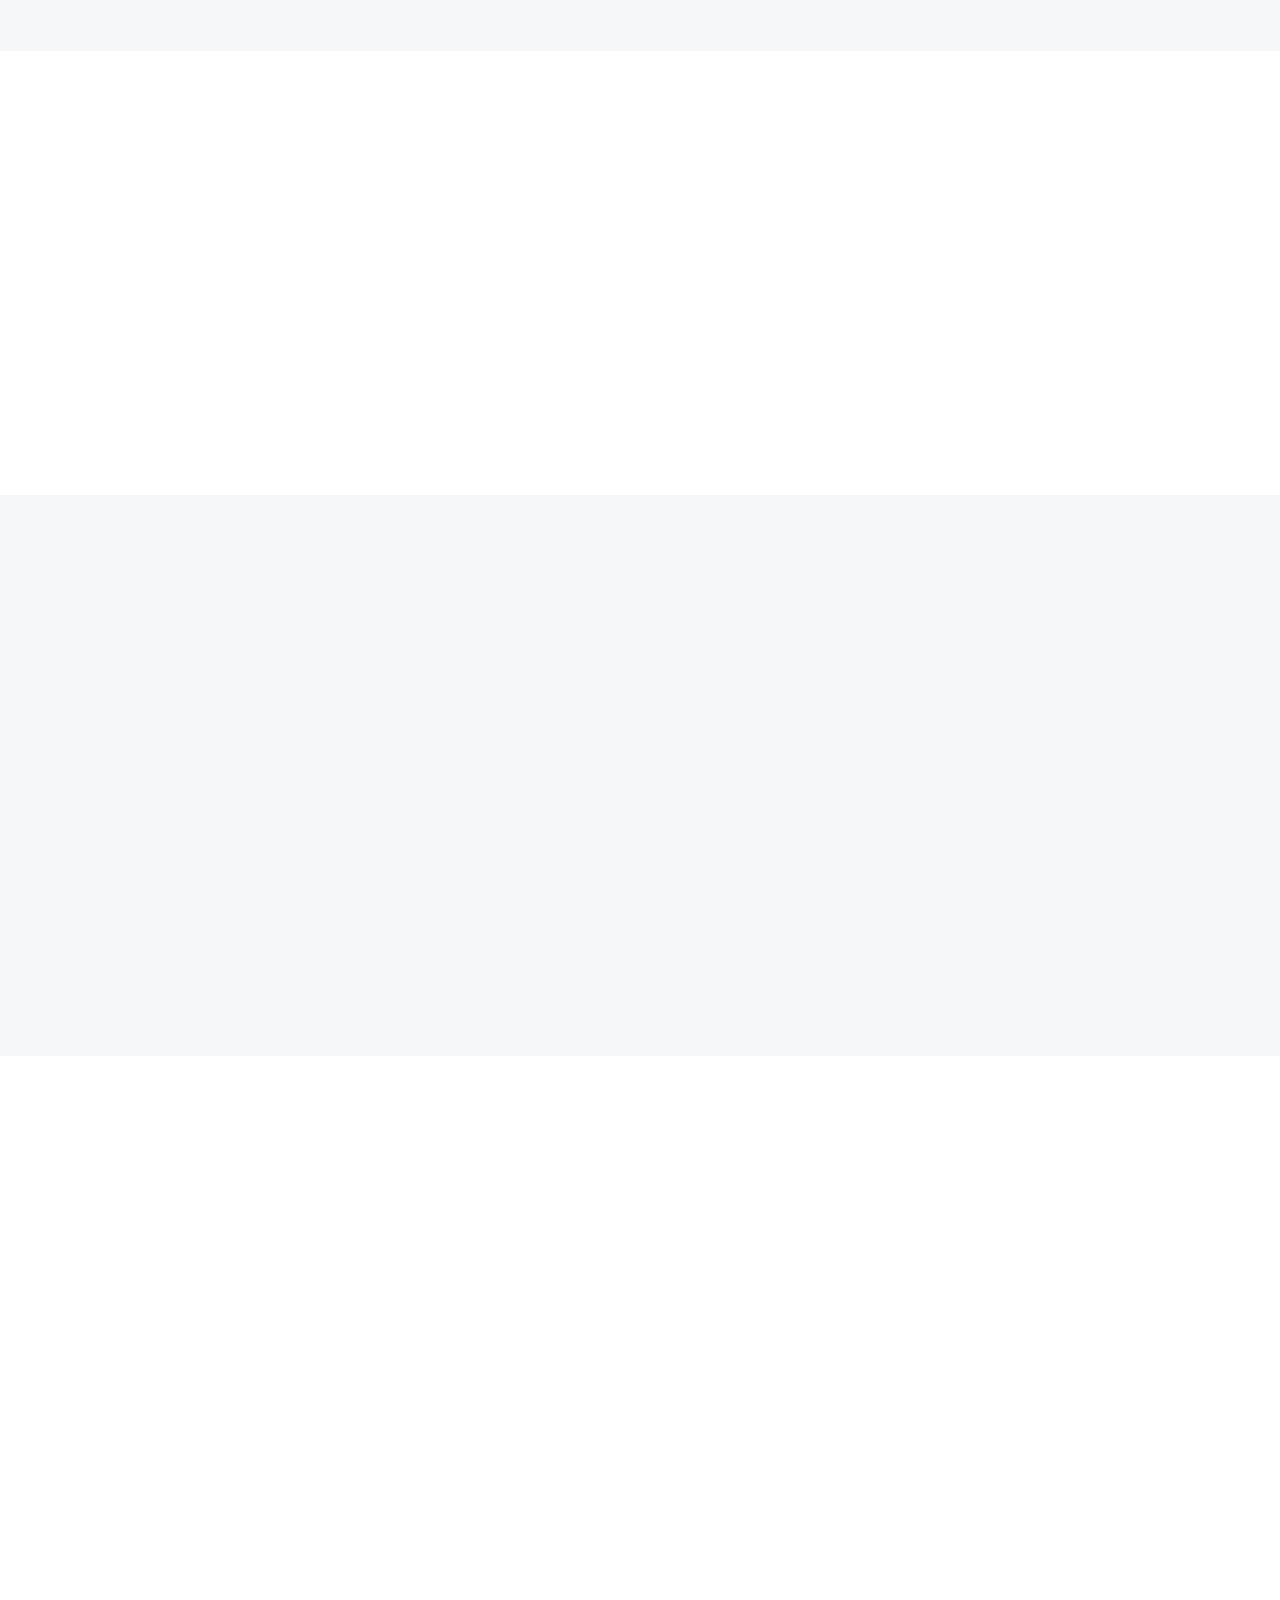
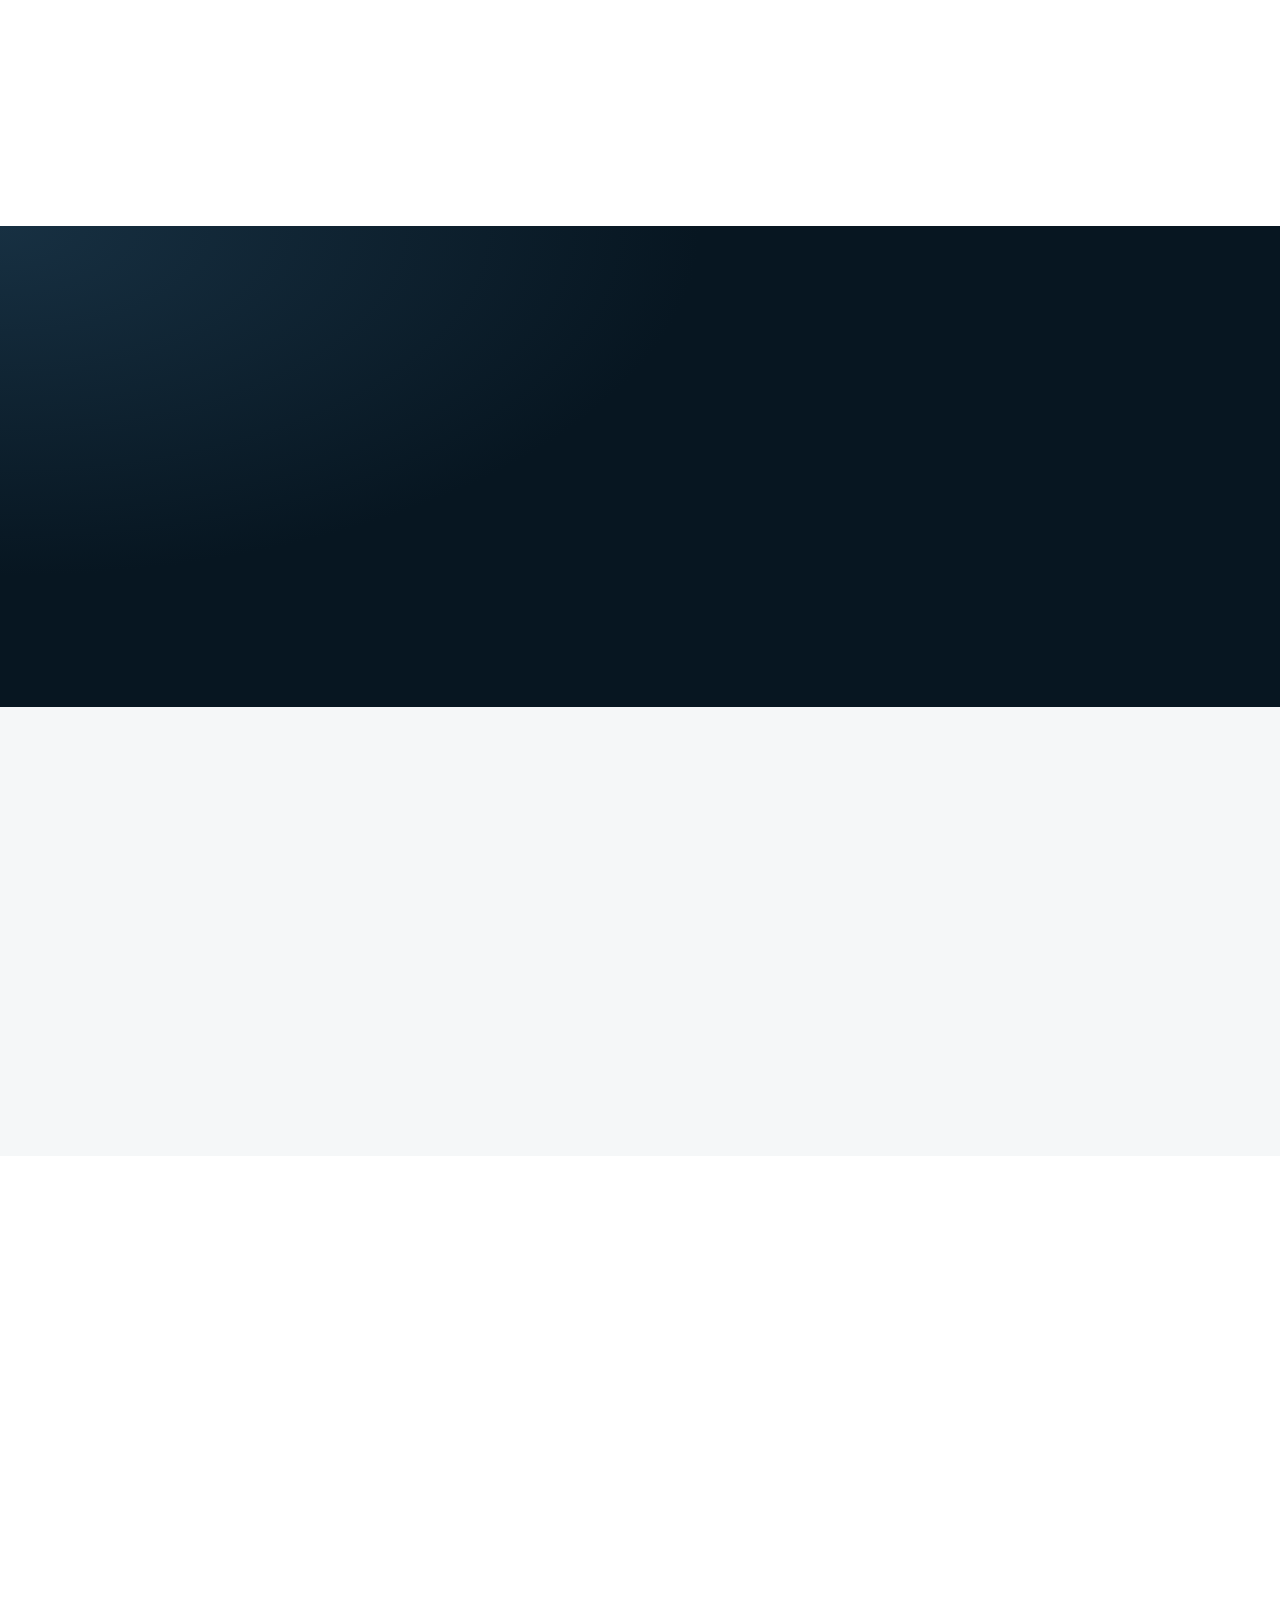
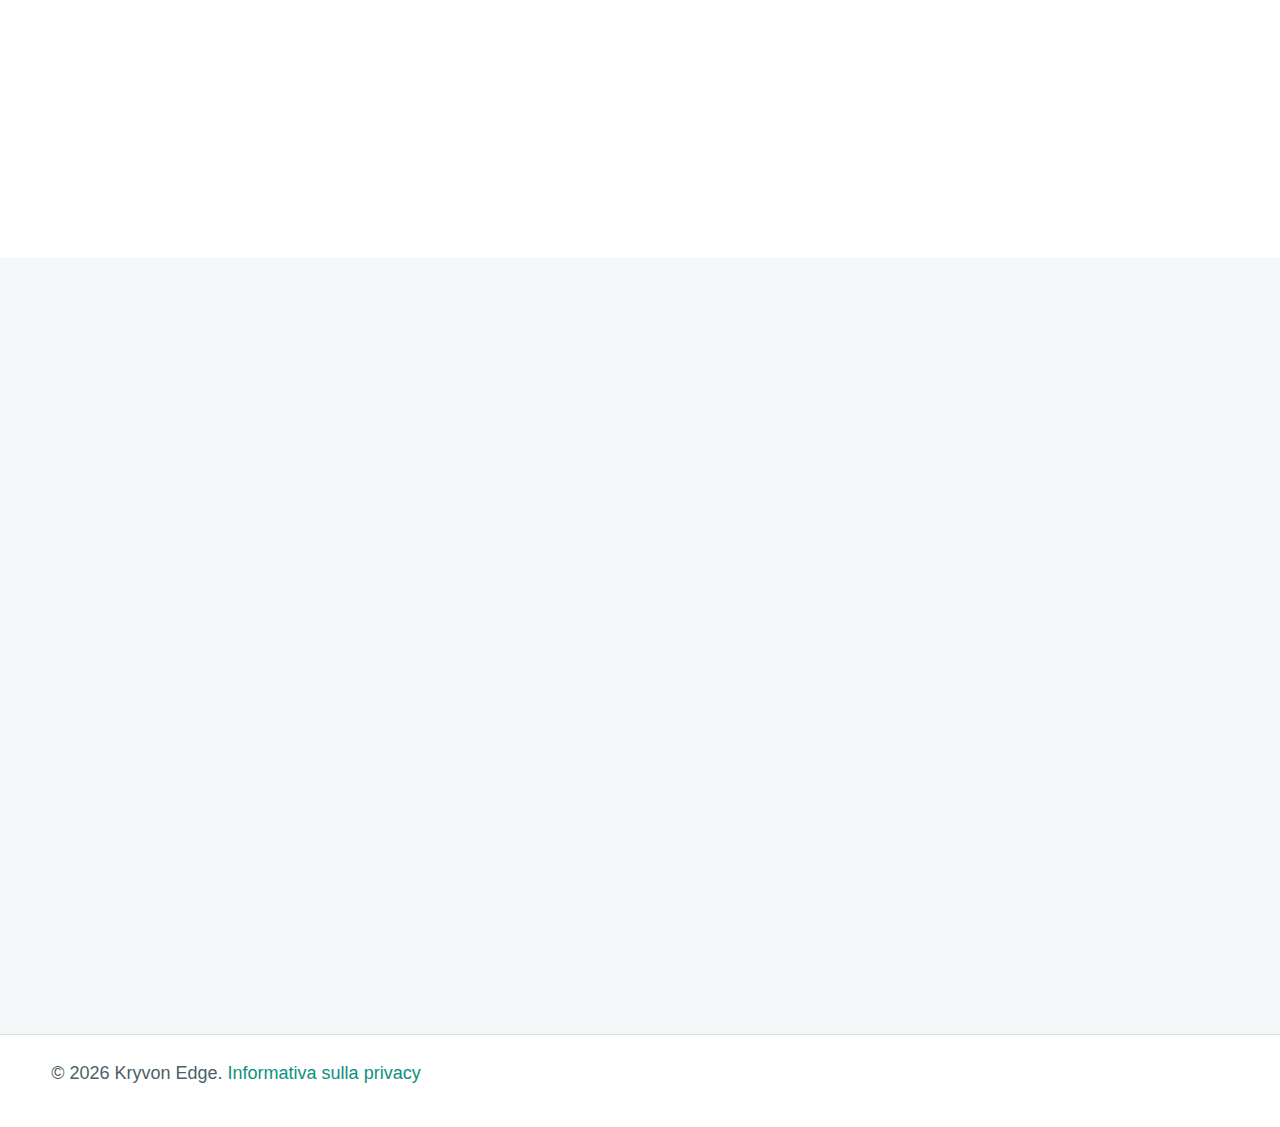
<file: it/index.html>
<!doctype html>
<html lang="it">
<head>
  <meta charset="UTF-8">
  <meta name="viewport" content="width=device-width, initial-scale=1.0">
  <title>Kryvon Edge | Piattaforma di investimento crypto</title>
  <meta name="description" content="Kryvon Edge is an institutional-style crypto investment platform built around disciplined allocation, execution transparency, and measurable reporting.">
  <link rel="icon" href="../assets/favicon.svg" type="image/svg+xml">
  <link rel="stylesheet" href="../assets/styles.css">
</head>
<body>
<header class="header">
  <div class="container header-row">
    <a href="../index.html" class="brand">Kryvon <span>Edge</span></a>
    <nav class="nav" aria-label="Primary navigation">
      <a href="#context">Contesto</a><a href="#approach">Approccio</a><a href="#platform">Piattaforma</a><a href="#calculator">Calcolatore</a><a href="#reviews">Recensioni</a>
    </nav>
    <div class="header-actions">
      <div class="lang-switch" data-lang-switch>
        <button class="lang-btn" data-lang-btn>Lingua ▾</button>
        <div class="lang-menu">
          <a href="../index.html">English</a><a href="../de/index.html">Deutsch</a><a href="../fr/index.html">Français</a><a href="../es/index.html">Español</a><a href="../it/index.html">Italiano</a>
        </div>
      </div>
      <a href="#final-cta" class="btn btn-primary">Richiedi briefing</a>
    </div>
    <button class="burger" data-mobile-open aria-label="Open menu">☰</button>
  </div>
</header>

<div class="mobile-panel" data-mobile-panel>
  <div class="mobile-inner container">
    <div style="display:flex;justify-content:space-between;align-items:center;"><strong>Menu</strong><button class="burger" data-mobile-close aria-label="Chiudi menu">✕</button></div>
    <nav class="mobile-nav">
      <a href="#context">Contesto</a><a href="#approach">Approccio</a><a href="#platform">Piattaforma</a><a href="#calculator">Calcolatore</a><a href="#reviews">Recensioni</a>
      <a href="../index.html">English</a><a href="../de/index.html">Deutsch</a><a href="../fr/index.html">Français</a><a href="../es/index.html">Español</a><a href="../it/index.html">Italiano</a>
      <a href="#final-cta" class="btn btn-primary" style="width:100%;margin-top:6px;">Richiedi briefing</a>
    </nav>
  </div>
</div>

<main>
  <section class="section">
    <div class="container hero-grid">
      <div class="reveal">
        <span class="badge">Kryvon Edge Piattaforma</span>
        <h1>Institutional crypto exposure with a disciplined allocation model.</h1>
        <p class="lead">Kryvon Edge helps private and professional clients structure digital-asset allocation with consistent reporting, liquidity awareness, and transparent execution governance.</p>
        <div class="metric-grid">
          <article class="metric-card"><strong>54</strong> Active strategy routes</article>
          <article class="metric-card"><strong>24/7</strong> Risk monitoring cadence</article>
          <article class="metric-card"><strong>5</strong> Integrated market layers</article>
          <article class="metric-card"><strong>Monthly</strong> Structured client reporting</article>
        </div>
      </div>
      <aside class="form-card reveal">
        <h3>Richiesta di accesso privato</h3>
        <div class="field"><label>Nome completo</label><input disabled type="text" placeholder="Jane Miller"></div>
        <div class="field"><label>Email professionale</label><input disabled type="email" placeholder="jane@firm.com"></div>
        <div class="field"><label>Numero di telefono</label><input disabled type="tel" placeholder="+1 202 555 0191"></div>
        <div class="field"><label>Messaggio (opzionale)</label><textarea disabled placeholder="Goals, risk parameters, or preferred briefing window."></textarea></div>
        <button class="btn btn-primary" style="width:100%;" disabled>Richiedi briefing</button>
        <p class="helper">Your request is reviewed by an advisory specialist.</p>
        <p class="helper"><a href="#" data-open-privacy>Informativa sulla privacy</a></p>
      </aside>
    </div>
  </section>

  <section class="section section-alt" id="calculator">
    <div class="container reveal">
      <p class="section-label">Calcolatore</p>
      <h2>Proiezione illustrativa di allocazione</h2>
      <div class="calculator-card">
        <div>
          <div class="slider-row"><div class="title"><span>Importo investimento:</span><span data-out-investment>$25,000</span></div><input id="investment" type="range" min="10000" max="250000" step="5000" value="25000"><small>Min $10,000 — Max $250,000</small></div>
          <div class="slider-row"><div class="title"><span>Rendimento annuo atteso:</span><span data-out-annual>12%</span></div><input id="annual" type="range" min="4" max="24" step="1" value="12"><small>Min 4% — Max 24%</small></div>
          <div class="slider-row"><div class="title"><span>Orizzonte temporale:</span><span data-out-years>3 years</span></div><input id="years" type="range" min="1" max="10" step="1" value="3"><small>Min 1 year — Max 10 years</small></div>
          <label class="toggle"><input type="checkbox" checked> Include monthly volatility smoothing assumptions</label>
          <p class="disclaimer">This projection is illustrative only and does not represent guaranteed performance, legal advice, or a solicitation.</p>
        </div>
        <aside class="projection">
          <div class="section-label">Valore previsto</div>
          <div class="big-number" data-out-total>$35,123</div>
          <p><strong>Profitto stimato:</strong> <span data-out-profit>$10,123</span></p>
          <p><strong>Guadagno:</strong> <span data-out-gain>40.5%</span></p>
          <div class="progress"><span data-progress></span></div>
        </aside>
      </div>
    </div>
  </section>

  <section class="section" id="context">
    <div class="container reveal">
      <p class="section-label">Contesto</p>
      <h2>Fragmentation is the core challenge in digital assets.</h2>
      <p>Digital asset markets operate across disconnected venues, products, custody rules, and regional liquidity profiles. Without structure, portfolios become a collection of uncoordinated positions rather than a managed allocation strategy.</p>
      <p class="quote">“The largest risk in crypto is rarely a single asset move—it is fragmented exposure without portfolio-level coordination.”</p>
    </div>
  </section>

  <section class="section section-alt" id="approach">
    <div class="container reveal">
      <p class="section-label">Approccio</p>
      <h2>Crypto is not a single market.</h2>
      <div class="tiles-5">
        <article class="tile"><div class="icon-circle">1</div><h3>On-chain</h3><p>Flow mapping, network activity context, and protocol-level monitoring.</p></article>
        <article class="tile"><div class="icon-circle">2</div><h3>Derivatives</h3><p>Funding dislocations, basis structure, and options skew observations.</p></article>
        <article class="tile"><div class="icon-circle">3</div><h3>Liquidity</h3><p>Depth surveillance, slippage controls, and venue concentration checks.</p></article>
        <article class="tile"><div class="icon-circle">4</div><h3>Macro</h3><p>Rates, dollar direction, and policy pressure integrated into positioning.</p></article>
        <article class="tile"><div class="icon-circle">5</div><h3>Execution</h3><p>Timestamped rationale, risk band mapping, and exposure classification.</p></article>
      </div>
    </div>
  </section>

  <section class="section" id="platform">
    <div class="container reveal">
      <p class="section-label">Piattaforma</p>
      <h2>What You Actually Receive as a Kryvon Edge Client</h2>
      <p class="lead">Our model is designed around practical deliverables: explicit allocation limits, transparent execution evidence, and repeatable oversight procedures.</p>
      <div class="platform-grid">
        <div class="delivery-list">
          <article><h3>1) Allocation Framework</h3><p>Defined risk bands with capital limits and drawdown thresholds to keep exposure aligned with mandate constraints.</p></article>
          <article><h3>2) Execution Transparency</h3><p>Every decision includes rationale, timestamp, and exposure classification so position changes remain fully auditable.</p></article>
          <article><h3>3) Portfolio Oversight</h3><p>Scheduled rebalancing, liquidity checks, and macro overlay integration to sustain structure through regime shifts.</p></article>
        </div>
        <aside class="snapshot">
          <h3>Client Reporting Snapshot</h3>
          <ul>
            <li>Monthly allocation summary</li>
            <li>Risk exposure breakdown</li>
            <li>Performance vs benchmark</li>
            <li>Position-level overview</li>
            <li>Execution archive access</li>
          </ul>
          <p class="helper">All figures illustrative.</p>
        </aside>
      </div>
    </div>
  </section>

  <section class="section dark">
    <div class="container reveal">
      <p class="section-label">Data</p>
      <h2>Measured infrastructure, not promotional noise.</h2>
      <div class="data-grid">
        <article class="data-card"><div class="data-value" data-count="18" data-prefix="+">+0</div><p>Integrated liquidity venues</p></article>
        <article class="data-card"><div class="data-value" data-count="97" data-suffix="%">0%</div><p>Orders executed within tolerance bands</p></article>
        <article class="data-card"><div class="data-value" data-count="42" data-prefix="$" data-suffix="M">$0M</div><p>Illustrative capital observed in scenarios</p></article>
        <article class="data-card"><div class="data-value" data-count="120" data-suffix="+">0+</div><p>Monthly reporting modules delivered</p></article>
      </div>
    </div>
  </section>

  <section class="section section-alt">
    <div class="container reveal">
      <p class="section-label">Dall’analisi all’azione</p>
      <h2>Dall’analisi all’azione</h2>
      <div class="steps">
        <article class="step"><h3>Identify</h3><p>Define objective, mandate boundaries, and liquidity constraints.</p></article>
        <article class="step"><h3>Structure</h3><p>Build allocation plan with explicit risk bands and execution paths.</p></article>
        <article class="step"><h3>Allocate</h3><p>Deploy and monitor exposure with documented oversight cycles.</p></article>
      </div>
    </div>
  </section>

  <section class="section" id="reviews">
    <div class="container reveal">
      <p class="section-label">Recensioni</p>
      <h2>Client feedback from ongoing mandates</h2>
      <div class="reviews">
        <article class="review"><div class="avatar">AL</div><h3>Amelia Lenz</h3><p class="meta">CIO • Zurich</p><span class="verified">Verified</span><p>Client since 2021</p><p>“Clear risk communication and complete execution notes gave our committee confidence in each allocation change.”</p></article>
        <article class="review"><div class="avatar">JR</div><h3>Javier Ruiz</h3><p class="meta">Family Office Director • Madrid</p><span class="verified">Verified</span><p>Client since 2022</p><p>“Reporting quality is unusually strong. We can review exposures quickly without chasing fragmented data.”</p></article>
        <article class="review"><div class="avatar">MF</div><h3>Marie Fournier</h3><p class="meta">Portfolio Manager • Paris</p><span class="verified">Verified</span><p>Client since 2020</p><p>“Their process stayed structured through volatile periods. The oversight model is practical and disciplined.”</p></article>
      </div>
      <p class="helper">How reviews are collected: testimonials are gathered from clients with active mandates and published with consent.</p>
    </div>
  </section>

  <section class="section section-alt" id="final-cta">
    <div class="container hero-grid">
      <div class="reveal"><p class="section-label">Next step</p><h2>Request a private allocation briefing.</h2><p>Share your target exposure and oversight requirements. A Kryvon Edge specialist will return with a structured onboarding outline.</p></div>
      <aside class="form-card reveal">
        <h3>Richiesta di accesso privato</h3>
        <div class="field"><label>Nome completo</label><input disabled type="text"></div>
        <div class="field"><label>Email professionale</label><input disabled type="email"></div>
        <div class="field"><label>Numero di telefono</label><input disabled type="tel"></div>
        <div class="field"><label>Messaggio (opzionale)</label><textarea disabled></textarea></div>
        <button class="btn btn-primary" style="width:100%;" disabled>Richiedi briefing</button>
        <p class="helper"><a href="#" data-open-privacy>Informativa sulla privacy</a></p>
      </aside>
    </div>
  </section>
</main>

<footer class="footer">
  <div class="container">© 2026 Kryvon Edge. <a href="#" data-open-privacy>Informativa sulla privacy</a></div>
</footer>

<div class="modal" data-modal>
  <div class="modal-content">
    <button class="close-x" data-close-privacy aria-label="Chiudi">✕</button>
    <h2>Informativa sulla privacy</h2>
    <h3>1. Struttura legale</h3><p>Kryvon Edge operates as a research and allocation coordination platform for illustrative onboarding requests and client communication.</p>
    <h3>2. Informazioni raccolte</h3><p>We may collect identification data, professional contact details, communication records, and technical metadata required to answer inquiries.</p>
    <h3>3. Uso delle informazioni</h3><p>Data is used to evaluate requests, prepare briefings, improve service quality, and maintain compliance documentation.</p>
    <h3>4. Conservazione dei dati</h3><p>Request data is retained only as long as needed for service delivery, legal obligations, and audit requirements.</p>
    <h3>5. I tuoi diritti</h3><p>You may request access, correction, restriction, deletion, and portability of personal data where applicable by law.</p>
    <h3>6. Sicurezza</h3><p>We apply organizational controls, role-based permissions, and secure transfer protocols to reduce unauthorized access risk.</p>
    <h3>7. Trasferimenti internazionali</h3><p>When data is processed across regions, we apply contractual and technical safeguards consistent with applicable privacy frameworks.</p>
    <h3>8. Contact</h3><p>Email: privacy@kryvonedge.com for privacy-related inquiries.</p>
    <h3>9. Aggiornamenti</h3><p>This policy may be updated periodically to reflect operational, legal, or regulatory changes.</p>
    <button class="btn" data-close-privacy>Chiudi</button>
  </div>
</div>

<script src="../assets/main.js"></script>
</body>
</html>
</file>
<file: assets/styles.css>
:root {
  --bg: #f5f7f8;
  --surface: #ffffff;
  --text: #102126;
  --muted: #4b5f66;
  --border: #d8e0e4;
  --accent: #0d8f81;
  --accent-dark: #0a6f63;
  --dark: #071621;
  --container: 1200px;
  --radius: 16px;
  --shadow: 0 12px 28px rgba(9, 34, 41, 0.08);
}

* { box-sizing: border-box; }
html { scroll-behavior: smooth; }
body {
  margin: 0;
  font-family: "Inter", "Segoe UI", Arial, sans-serif;
  font-size: 18px;
  line-height: 1.6;
  color: var(--text);
  background: var(--surface);
}

img { max-width: 100%; }
a { color: var(--accent); text-decoration: none; }
a:hover { text-decoration: underline; }

.container { width: min(var(--container), 92vw); margin-inline: auto; }
.section { padding: 92px 0; }
.section-alt { background: var(--bg); }
.section-label {
  letter-spacing: .12em;
  text-transform: uppercase;
  font-size: .78rem;
  color: var(--accent-dark);
  font-weight: 700;
  margin-bottom: 12px;
}
h1, h2, h3, h4 { margin: 0 0 16px; line-height: 1.2; }
h1 { font-size: clamp(3.1rem, 6vw, 3.75rem); }
h2 { font-size: clamp(2.1rem, 4.2vw, 2.5rem); }
.lead { font-size: 1.08rem; color: var(--muted); }

.header {
  position: sticky;
  top: 0;
  z-index: 40;
  background: rgba(255,255,255,0.96);
  border-bottom: 1px solid var(--border);
  backdrop-filter: blur(5px);
}
.header-row { display: flex; align-items: center; justify-content: space-between; padding: 16px 0; gap: 18px; }
.brand { font-weight: 800; letter-spacing: .01em; color: var(--text); text-decoration: none; }
.brand span { color: var(--accent-dark); }
.nav { display: flex; gap: 22px; }
.nav a { color: var(--text); font-weight: 500; }
.header-actions { display: flex; align-items: center; gap: 12px; }

.btn, .lang-btn {
  border: 1px solid var(--border);
  background: #fff;
  color: var(--text);
  height: 46px;
  padding: 0 18px;
  border-radius: 999px;
  display: inline-flex;
  align-items: center;
  justify-content: center;
  font-size: .95rem;
  font-weight: 600;
  cursor: pointer;
}
.btn-primary {
  background: var(--accent);
  border-color: var(--accent);
  color: #fff;
}
.btn-primary:hover { background: var(--accent-dark); }

.lang-switch { position: relative; }
.lang-menu {
  position: absolute;
  right: 0;
  top: calc(100% + 9px);
  background: #fff;
  border: 1px solid var(--border);
  border-radius: 14px;
  box-shadow: var(--shadow);
  min-width: 180px;
  padding: 8px;
  opacity: 0;
  transform: translateY(-8px);
  pointer-events: none;
  transition: .24s ease;
}
.lang-switch.open .lang-menu { opacity: 1; transform: translateY(0); pointer-events: auto; }
.lang-menu a { display: block; padding: 9px 12px; border-radius: 8px; color: var(--text); font-weight: 500; }
.lang-menu a:hover { background: var(--bg); text-decoration: none; }

.burger { display: none; border: 1px solid var(--border); background: #fff; border-radius: 10px; width: 44px; height: 44px; }
.mobile-panel {
  position: fixed;
  inset: 0;
  background: rgba(8, 22, 27, 0.36);
  opacity: 0;
  pointer-events: none;
  transition: .25s;
  z-index: 50;
}
.mobile-panel.open { opacity: 1; pointer-events: auto; }
.mobile-inner {
  background: #fff;
  border-radius: 0 0 18px 18px;
  transform: translateY(-105%);
  transition: .3s ease;
  padding: 22px;
}
.mobile-panel.open .mobile-inner { transform: translateY(0); }
.mobile-nav { display: grid; gap: 8px; margin: 12px 0; }
.mobile-nav a { color: var(--text); font-weight: 600; padding: 8px 0; }

.hero-grid { display: grid; grid-template-columns: 1.2fr .85fr; gap: 34px; align-items: start; }
.badge {
  display: inline-flex;
  align-items: center;
  border: 1px solid #b9d8d3;
  background: #eef7f5;
  border-radius: 999px;
  padding: 7px 14px;
  font-size: .84rem;
  text-transform: uppercase;
  letter-spacing: .08em;
  color: var(--accent-dark);
  font-weight: 700;
}
.metric-grid { margin-top: 30px; display: grid; grid-template-columns: repeat(2,minmax(0,1fr)); gap: 12px; }
.metric-card {
  border: 1px solid var(--border);
  border-radius: 14px;
  background: #fff;
  padding: 16px;
}
.metric-card strong { display: block; font-size: 1.45rem; }
.form-card {
  background: #fff;
  border: 1px solid var(--border);
  border-radius: var(--radius);
  box-shadow: var(--shadow);
  padding: 24px;
}
.field { margin-bottom: 12px; }
.field label { display: block; margin-bottom: 6px; font-weight: 600; font-size: .9rem; }
.field input, .field textarea {
  width: 100%;
  border: 1px solid var(--border);
  border-radius: 10px;
  min-height: 46px;
  padding: 11px 12px;
  font-size: .96rem;
}
.field textarea { min-height: 98px; resize: vertical; }
.helper { color: var(--muted); font-size: .9rem; margin-top: 8px; }

.calculator-card {
  background: #fff;
  border: 1px solid var(--border);
  border-radius: var(--radius);
  box-shadow: var(--shadow);
  padding: 28px;
  display: grid;
  grid-template-columns: 1fr .9fr;
  gap: 30px;
}
.slider-row { margin-bottom: 16px; }
.slider-row .title { display: flex; justify-content: space-between; gap: 10px; font-weight: 700; }
.slider-row small { display: block; color: var(--muted); font-size: .85rem; }
.slider-row input[type='range'] { width: 100%; accent-color: var(--accent); margin-top: 8px; }
.projection {
  border: 1px solid var(--border);
  border-radius: 14px;
  padding: 20px;
  background: var(--bg);
}
.big-number { font-size: clamp(2.1rem, 5vw, 2.9rem); font-weight: 800; }
.progress { height: 12px; background: #dce8e8; border-radius: 999px; overflow: hidden; margin: 14px 0 8px; }
.progress span { display: block; height: 100%; background: var(--accent); width: 0; transition: width .35s; }
.toggle { display: flex; align-items: center; gap: 8px; font-size: .95rem; margin-top: 12px; }
.disclaimer { font-size: .9rem; color: var(--muted); }

.quote {
  border-left: 4px solid var(--accent);
  padding: 14px 18px;
  background: #eef8f6;
  border-radius: 0 8px 8px 0;
}

.tiles-5 { display: grid; grid-template-columns: repeat(5, minmax(0, 1fr)); gap: 14px; }
.tile {
  border: 1px solid var(--border);
  background: #fff;
  border-radius: 14px;
  box-shadow: var(--shadow);
  padding: 18px;
  min-height: 200px;
}
.icon-circle {
  width: 44px;
  height: 44px;
  border-radius: 50%;
  display: grid;
  place-items: center;
  background: #e9f6f4;
  color: var(--accent-dark);
  font-weight: 800;
  margin-bottom: 10px;
}

.platform-grid { display: grid; grid-template-columns: 1fr .9fr; gap: 24px; }
.delivery-list article { border-bottom: 1px solid var(--border); padding: 12px 0; }
.snapshot {
  background: #fff;
  border: 1px solid var(--border);
  border-radius: 14px;
  padding: 20px;
  box-shadow: var(--shadow);
}
.snapshot ul { margin: 8px 0 0; padding-left: 18px; }

.dark {
  background: radial-gradient(1000px 500px at 0% 0%, #173042, #071621 70%);
  color: #f2f7fb;
}
.dark .section-label { color: #86e0d5; }
.data-grid { display: grid; grid-template-columns: repeat(4,minmax(0,1fr)); gap: 14px; }
.data-card { background: rgba(255,255,255,0.08); border: 1px solid rgba(181,222,224,.25); border-radius: 14px; padding: 18px; }
.data-value { font-size: 2.2rem; font-weight: 800; }

.steps { display: grid; grid-template-columns: repeat(3,minmax(0,1fr)); gap: 14px; }
.step { border: 1px solid var(--border); border-radius: 14px; padding: 18px; background: #fff; }

.reviews { display: grid; grid-template-columns: repeat(3,minmax(0,1fr)); gap: 14px; }
.review {
  border: 1px solid var(--border);
  border-radius: 14px;
  padding: 18px;
  background: #fff;
}
.avatar { width: 46px; height: 46px; border-radius: 50%; background: #d8ece8; display: grid; place-items: center; font-weight: 700; color: var(--accent-dark); }
.meta { color: var(--muted); font-size: .9rem; }
.verified { display: inline-flex; border-radius: 999px; background: #e8f5f3; color: var(--accent-dark); font-size: .78rem; padding: 3px 10px; font-weight: 700; margin-top: 6px; }

.footer { border-top: 1px solid var(--border); padding: 24px 0 40px; color: var(--muted); }

.modal {
  position: fixed;
  inset: 0;
  background: rgba(6, 14, 22, .58);
  display: grid;
  place-items: center;
  opacity: 0;
  pointer-events: none;
  transition: .25s;
  z-index: 80;
}
.modal.open { opacity: 1; pointer-events: auto; }
.modal-content {
  width: min(880px, 92vw);
  max-height: 86vh;
  overflow: auto;
  background: #fff;
  border-radius: 16px;
  border: 1px solid var(--border);
  padding: 24px;
  position: relative;
}
.close-x {
  position: absolute;
  top: 14px;
  right: 14px;
  width: 36px;
  height: 36px;
  border-radius: 50%;
  border: 1px solid var(--border);
  background: #fff;
  cursor: pointer;
}
.reveal { opacity: 0; transform: translateY(16px); transition: .5s ease; }
.reveal.visible { opacity: 1; transform: none; }

@media (max-width: 1080px) {
  .nav, .header-actions { display: none; }
  .burger { display: inline-grid; place-items: center; }
  .hero-grid, .platform-grid, .calculator-card { grid-template-columns: 1fr; }
  .tiles-5 { grid-template-columns: repeat(2,minmax(0,1fr)); }
  .data-grid, .reviews, .steps { grid-template-columns: 1fr 1fr; }
}
@media (max-width: 720px) {
  body { font-size: 17px; }
  .section { padding: 72px 0; }
  .metric-grid, .data-grid, .reviews, .steps, .tiles-5 { grid-template-columns: 1fr; }
}
</file>
